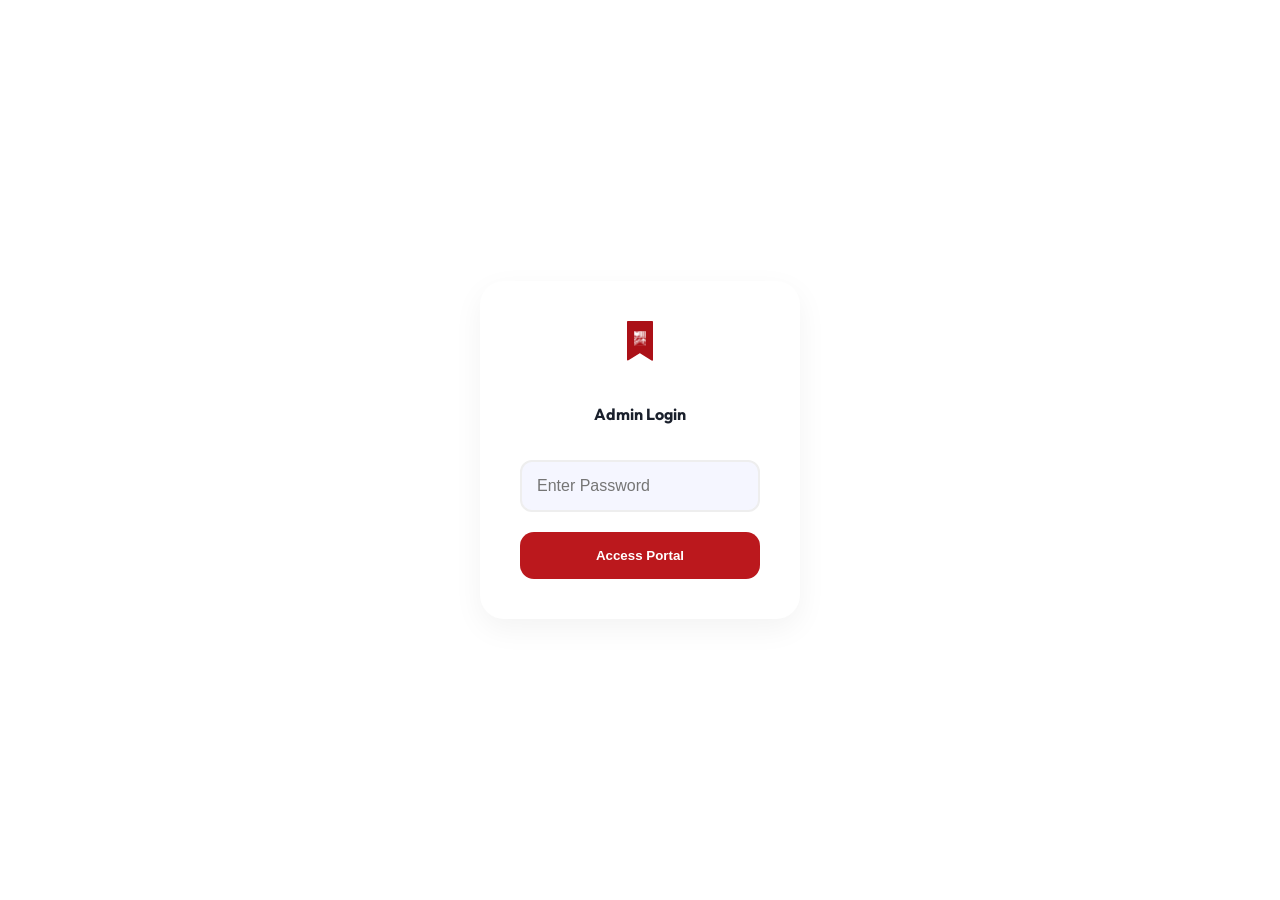
<file: admin.html>
<!DOCTYPE html>
<html lang="en">
<head>
    <meta charset="UTF-8">
    <meta name="viewport" content="width=device-width, initial-scale=1.0">
    <title>EzBac Admin | Content Management</title>
    <link rel="icon" type="image/png" href="ezbac-icon.png">
    <link rel="stylesheet" href="style.css">
    <link rel="preconnect" href="https://fonts.googleapis.com">
    <link rel="preconnect" href="https://fonts.gstatic.com" crossorigin>
    <link href="https://fonts.googleapis.com/css2?family=Outfit:wght@300;400;500;600;700&display=swap" rel="stylesheet">
    <style>
        :root {
            --primary: #BB181D;
            --primary-hover: #9a1418;
            --bg-light: #fefefe;
            --text-dark: #2D2D2D;
            --shadow-soft: 0 10px 30px rgba(0,0,0,0.05);
            --radius-main: 24px;
        }

        body {
            font-family: 'Outfit', sans-serif;
            background: #f8f9fa;
            margin: 0;
            color: var(--text-dark);
            min-height: 100vh;
        }

        /* Password Gate */
        #loginGate {
            position: fixed;
            top: 0; left: 0; width: 100%; height: 100%;
            background: #fff;
            z-index: 9999;
            display: flex;
            align-items: center;
            justify-content: center;
            flex-direction: column;
        }

        .login-card {
            background: white;
            padding: 40px;
            border-radius: var(--radius-main);
            box-shadow: var(--shadow-soft);
            text-align: center;
            width: 320px;
        }

        .login-card input {
            width: 100%;
            padding: 15px;
            margin: 20px 0;
            border: 2px solid #eee;
            border-radius: 12px;
            font-size: 16px;
            box-sizing: border-box;
        }

        /* Dashboard Styles */
        .admin-layout {
            display: grid;
            grid-template-columns: 280px 1fr;
            min-height: 100vh;
        }

        .admin-sidebar {
            background: white;
            padding: 40px 20px;
            border-right: 1px solid #eee;
            display: flex;
            flex-direction: column;
            gap: 15px;
        }

        .nav-btn, .nav-btn-exit {
            background: none;
            border: none;
            padding: 15px 20px;
            text-align: left;
            border-radius: 15px;
            cursor: pointer;
            font-family: inherit;
            font-weight: 500;
            color: #666;
            transition: 0.3s;
            width: 100%;
        }

        .nav-btn.active {
            background: #fff0f0;
            color: var(--primary);
        }

        .nav-btn:hover, .nav-btn-exit:hover {
            background: #fdfdfd;
            color: var(--primary);
        }

        .admin-main {
            padding: 40px;
            max-width: 1000px;
            margin: 0 auto;
            width: 100%;
        }

        .section-card {
            background: white;
            padding: 40px;
            border-radius: var(--radius-main);
            box-shadow: var(--shadow-soft);
            margin-bottom: 30px;
            animation: fadeIn 0.4s ease;
        }

        @keyframes fadeIn {
            from { opacity: 0; transform: translateY(10px); }
            to { opacity: 1; transform: translateY(0); }
        }

        .form-group {
            margin-bottom: 25px;
        }

        .form-group label {
            display: block;
            margin-bottom: 10px;
            font-weight: 600;
            font-size: 14px;
            color: #555;
        }

        .form-group input, .form-group select, .form-group textarea {
            width: 100%;
            padding: 14px;
            border: 2px solid #f0f0f0;
            border-radius: 12px;
            font-family: inherit;
            font-size: 15px;
            transition: 0.3s;
            box-sizing: border-box;
        }

        .form-group input:focus { border-color: var(--primary); outline: none; }

        .btn-save {
            background: var(--primary);
            color: white;
            border: none;
            padding: 16px 32px;
            border-radius: 14px;
            font-weight: 700;
            cursor: pointer;
            transition: 0.3s;
            width: 100%;
        }

        .btn-save:hover { background: var(--primary-hover); transform: translateY(-2px); }

        /* Data List View */
        .data-item {
            display: flex;
            justify-content: space-between;
            align-items: center;
            padding: 15px;
            border-bottom: 1px solid #eee;
        }

        .delete-btn {
            color: #BB181D;
            cursor: pointer;
            font-weight: bold;
            padding: 8px;
        }

        .hidden { display: none !important; }

        /* Toast Alert */
        #toast {
            position: fixed;
            bottom: 30px; left: 50%;
            transform: translateX(-50%);
            background: #333;
            color: white;
            padding: 15px 30px;
            border-radius: 50px;
            z-index: 10000;
            opacity: 0;
            transition: 0.3s;
        }
    </style>
</head>
<body>

    <!-- PASSWORD GATE -->
    <div id="loginGate">
        <div class="login-card">
            <img src="assets/images/logo.svg" style="height: 40px; margin-bottom: 20px;">
            <h2>Admin Login</h2>
            <input type="password" id="adminPass" placeholder="Enter Password">
            <button class="btn-save" onclick="checkAuth()">Access Portal</button>
        </div>
    </div>

    <!-- MAIN DASHBOARD -->
    <div class="admin-layout hidden" id="adminDashboard">
        
        <div class="admin-sidebar">
            <div style="padding: 0 20px; margin-bottom: 30px;">
                <img src="assets/images/logo.svg" style="height: 35px;">
                <p style="color: #999; font-size: 12px; margin-top: 5px;">EzBac CMS v2.0</p>
            </div>
            <button class="nav-btn active" data-target="add-quiz">➕ Add Quiz</button>
            <button class="nav-btn" data-target="add-flash">➕ Add Flashcard</button>
            <button class="nav-btn" data-target="add-resource">➕ Add Resource</button>
            <button class="nav-btn" data-target="view-data">📋 View Data</button>
            <button class="nav-btn" data-target="manage-users">👤 Manage Users</button>
            <hr style="width: 100%; border: none; border-top: 1px solid #eee; margin: 20px 0;">
            <button class="nav-btn-exit" onclick="location.href='home.html'">⬅ Exit Admin</button>
        </div>

        <div class="admin-main">
            
            <!-- SECTION: ADD QUIZ -->
            <div id="add-quiz" class="admin-section">
                <div class="section-card">
                    <h2>Add New Quiz <span id="edit-label-quiz" class="hidden" style="font-size: 14px; color: var(--primary); font-weight: normal; margin-left: 10px;">— Editing Mode</span></h2>
                    <form id="quizForm">
                        <div class="form-group">
                            <label>Subject</label>
                            <input type="text" id="q-subject" placeholder="e.g. History, Math, SVT..." required>
                        </div>
                        
                        <div id="questionsContainer">
                            <!-- Questions added here -->
                            <div class="question-entry" style="border: 1px solid #eee; padding: 20px; border-radius: 12px; margin-bottom: 20px;">
                                <div class="form-group">
                                    <label>Question 1</label>
                                    <textarea class="q-text" placeholder="Enter the question..." required></textarea>
                                </div>
                                <div style="display: grid; grid-template-columns: 1fr 1fr; gap: 10px;">
                                    <div class="form-group"><label>Opt 1</label><input type="text" class="q-opt1" required></div>
                                    <div class="form-group"><label>Opt 2</label><input type="text" class="q-opt2" required></div>
                                    <div class="form-group"><label>Opt 3</label><input type="text" class="q-opt3" required></div>
                                    <div class="form-group"><label>Opt 4</label><input type="text" class="q-opt4" required></div>
                                </div>
                                <div class="form-group">
                                    <label>Correct Answer (Exact match)</label>
                                    <input type="text" class="q-correct" required>
                                </div>
                            </div>
                        </div>

                        <button type="button" id="addQuestionBtn" style="background: #f1f5f9; color: #333; margin-bottom: 20px; padding: 12px; border-radius: 10px; font-weight: 600;" class="nav-btn">
                            + Add Another Question
                        </button>

                        <button type="submit" class="btn-save">Save Quiz Package</button>
                    </form>
                </div>
            </div>

            <!-- SECTION: ADD FLASHCARD -->
            <div id="add-flash" class="admin-section hidden">
                <div class="section-card">
                    <h2>Add New Flashcard <span id="edit-label-flash" class="hidden" style="font-size: 14px; color: var(--primary); font-weight: normal; margin-left: 10px;">— Editing Mode</span></h2>
                    <form id="flashForm">
                        <div class="form-group">
                            <label>Subject</label>
                            <input type="text" id="f-subject" placeholder="e.g. Physics" required>
                        </div>
                        <div id="flashcardsContainer">
                            <div class="flashcard-entry" style="border: 1px solid #eee; padding: 20px; border-radius: 12px; margin-bottom: 20px;">
                                <div class="form-group">
                                    <label>Front (Question)</label>
                                    <input type="text" class="f-question" required>
                                </div>
                                <div class="form-group">
                                    <label>Back (Answer)</label>
                                    <textarea class="f-answer" required></textarea>
                                </div>
                            </div>
                        </div>

                        <button type="button" id="addFlashBtn" style="background: #f1f5f9; color: #333; margin-bottom: 20px; padding: 12px; border-radius: 10px; font-weight: 600;" class="nav-btn">
                            + Add Another Flashcard
                        </button>

                        <button type="submit" class="btn-save">Save Flashcards</button>
                    </form>
                </div>
            </div>

            <!-- SECTION: ADD RESOURCE -->
            <div id="add-resource" class="admin-section hidden">
                <div class="section-card">
                    <h2>Add New Resource <span id="edit-label-res" class="hidden" style="font-size: 14px; color: var(--primary); font-weight: normal; margin-left: 10px;">— Editing Mode</span></h2>
                    <form id="resForm">
                        <div class="form-group">
                            <label>Subject</label>
                            <input type="text" id="r-subject" required>
                        </div>
                        <div class="form-group">
                            <label>Title</label>
                            <input type="text" id="r-title" required>
                        </div>
                        <div class="form-group">
                            <label>Type</label>
                            <select id="r-type">
                                <option value="drive">📂 Google Drive</option>
                                <option value="youtube">🎥 YouTube Video</option>
                            </select>
                        </div>
                        <div class="form-group">
                            <label>URL</label>
                            <input type="url" id="r-url" placeholder="https://..." required>
                        </div>
                        <button type="submit" class="btn-save">Save Resource</button>
                    </form>
                </div>
            </div>

            <!-- SECTION: MANAGE USERS -->
            <div id="manage-users" class="admin-section hidden">
                <div class="section-card">
                    <h2>User Account Management</h2>
                    <div id="userList" style="margin-top: 20px;">
                        <p style="color: #aaa;">Loading users...</p>
                    </div>
                </div>

                <!-- Edit User Modal-like Form (Simple) -->
                <div id="editUserSection" class="section-card hidden">
                    <h3>Edit User: <span id="editingUserName"></span></h3>
                    <form id="editUserForm">
                        <input type="hidden" id="editUserId">
                        <div class="form-group">
                            <label>Username</label>
                            <input type="text" id="editUserUsername" required>
                        </div>
                        <div class="form-group">
                            <label>Email</label>
                            <input type="email" id="editUserEmail" required>
                        </div>
                        <button type="submit" class="btn-save">Update User Account</button>
                        <button type="button" onclick="cancelUserEdit()" style="background: #eee; color: #333; margin-top: 10px;" class="btn-save">Cancel</button>
                    </form>
                </div>
            </div>

            <!-- SECTION: VIEW DATA -->
            <div id="view-data" class="admin-section hidden">
                <div class="section-card">
                    <h2>Live Content Monitor</h2>
                    <div style="margin-bottom: 20px;">
                        <button onclick="fetchListView('quizzes')">Quiz Data</button>
                        <button onclick="fetchListView('flashcards')">Flashcard Data</button>
                        <button onclick="fetchListView('resources')">Resources</button>
                    </div>
                    <div id="dataList">
                        <p style="color: #aaa;">Select a category above to view items.</p>
                    </div>
                </div>
            </div>

        </div>
    </div>

    <div id="toast">Saved Successfully!</div>

    <!-- BACKEND INTEGRATION -->
    <script>
        let isEditing = false;
        let editingId = null;
        let editingType = null;

        // AUTH CHECK
        window.checkAuth = async function() {
            const pass = document.getElementById("adminPass").value;
            const res = await fetch('api/auth.php', {
                method: 'POST',
                headers: { 'Content-Type': 'application/json' },
                body: JSON.stringify({ password: pass })
            });
            const data = await res.json();
            if (data.success) {
                document.getElementById("loginGate").classList.add("hidden");
                document.getElementById("adminDashboard").classList.remove("hidden");
            } else {
                alert(data.message || "Incorrect Password!");
            }
        };

        // NAV LOGIC
        document.querySelectorAll('.nav-btn').forEach(btn => {
            btn.onclick = () => {
                const target = btn.dataset.target;
                if(!target) return;
                
                document.querySelectorAll('.admin-section').forEach(s => s.classList.add('hidden'));
                document.querySelectorAll('.nav-btn').forEach(b => b.classList.remove('active'));
                
                document.getElementById(target).classList.remove('hidden');
                btn.classList.add('active');
            };
        });

        // TOAST LOGIC
        function showToast(msg = "Saved Successfully!") {
            const t = document.getElementById("toast");
            t.innerText = msg;
            t.style.opacity = "1";
            setTimeout(() => t.style.opacity = "0", 3000);
        }

        // ADD QUESTION FIELD
        function addQuestionField(data = null, count = null) {
            const container = document.getElementById("questionsContainer");
            const qCount = count || (container.children.length + 1);
            const qDiv = document.createElement("div");
            qDiv.className = "question-entry";
            qDiv.style = "border: 1px solid #eee; padding: 20px; border-radius: 12px; margin-bottom: 20px;";
            qDiv.innerHTML = `
                <div class="form-group">
                    <label>Question ${qCount}</label>
                    <textarea class="q-text" placeholder="Enter the question..." required>${data ? data.question : ""}</textarea>
                </div>
                <div style="display: grid; grid-template-columns: 1fr 1fr; gap: 10px;">
                    <div class="form-group"><label>Opt 1</label><input type="text" class="q-opt1" value="${data ? data.options[0] : ""}" required></div>
                    <div class="form-group"><label>Opt 2</label><input type="text" class="q-opt2" value="${data ? data.options[1] : ""}" required></div>
                    <div class="form-group"><label>Opt 3</label><input type="text" class="q-opt3" value="${data ? data.options[2] : ""}" required></div>
                    <div class="form-group"><label>Opt 4</label><input type="text" class="q-opt4" value="${data ? data.options[3] : ""}" required></div>
                </div>
                <div class="form-group">
                    <label>Correct Answer</label>
                    <input type="text" class="q-correct" value="${data ? data.correctAnswer : ""}" required>
                </div>
            `;
            container.appendChild(qDiv);
        }

        document.getElementById("addQuestionBtn").onclick = () => addQuestionField();

        // ADD FLASHCARD FIELD
        function addFlashcardField(data = null) {
            const container = document.getElementById("flashcardsContainer");
            const fDiv = document.createElement("div");
            fDiv.className = "flashcard-entry";
            fDiv.style = "border: 1px solid #eee; padding: 20px; border-radius: 12px; margin-bottom: 20px;";
            fDiv.innerHTML = `
                <div class="form-group">
                    <label>Front (Question)</label>
                    <input type="text" class="f-question" value="${data ? data.question : ""}" required>
                </div>
                <div class="form-group">
                    <label>Back (Answer)</label>
                    <textarea class="f-answer" required>${data ? data.answer : ""}</textarea>
                </div>
            `;
            container.appendChild(fDiv);
        }

        document.getElementById("addFlashBtn").onclick = () => addFlashcardField();

        // SAVE QUIZ
        document.getElementById("quizForm").onsubmit = async (e) => {
            e.preventDefault();
            const subject = document.getElementById("q-subject").value;
            const qEntries = document.querySelectorAll(".question-entry");
            
            const questions = [];
            qEntries.forEach(entry => {
                questions.push({
                    question: entry.querySelector(".q-text").value,
                    options: [
                        entry.querySelector(".q-opt1").value,
                        entry.querySelector(".q-opt2").value,
                        entry.querySelector(".q-opt3").value,
                        entry.querySelector(".q-opt4").value
                    ],
                    correctAnswer: entry.querySelector(".q-correct").value
                });
            });

            const data = {
                subject: subject,
                title: subject + " Quiz",
                questions: questions
            };
            if(isEditing && editingType === 'quizzes') data.id = editingId;
            
            try {
                const res = await fetch('api/quizzes.php', {
                    method: 'POST',
                    headers: { 'Content-Type': 'application/json' },
                    body: JSON.stringify(data)
                });
                const result = await res.json();
                if(result.success) {
                    showToast(isEditing ? "Quiz Updated!" : "Quiz Saved!");
                    e.target.reset();
                    document.getElementById("questionsContainer").innerHTML = "";
                    addQuestionField();
                    if (isEditing) {
                        fetchListView('quizzes');
                        resetEditState();
                    }
                }
            } catch (err) { alert("Error: " + err.message); }
        };

        // SAVE FLASHCARDS
        document.getElementById("flashForm").onsubmit = async (e) => {
            e.preventDefault();
            const subject = document.getElementById("f-subject").value;
            const fEntries = document.querySelectorAll(".flashcard-entry");
            
            try {
                for (const entry of fEntries) {
                    const data = {
                        subject: subject,
                        question: entry.querySelector(".f-question").value,
                        answer: entry.querySelector(".f-answer").value
                    };
                    if(isEditing && editingType === 'flashcards') data.id = editingId;

                    await fetch('api/flashcards.php', {
                        method: 'POST',
                        headers: { 'Content-Type': 'application/json' },
                        body: JSON.stringify(data)
                    });
                }
                showToast("Flashcards Saved!");
                e.target.reset();
                document.getElementById("flashcardsContainer").innerHTML = "";
                addFlashcardField();
                if (isEditing) {
                    fetchListView('flashcards');
                    resetEditState();
                }
            } catch (err) { alert("Error: " + err.message); }
        };

        // SAVE RESOURCE
        document.getElementById("resForm").onsubmit = async (e) => {
            e.preventDefault();
            const data = {
                subject: document.getElementById("r-subject").value,
                title: document.getElementById("r-title").value,
                type: document.getElementById("r-type").value,
                url: document.getElementById("r-url").value
            };
            if(isEditing && editingType === 'resources') data.id = editingId;
            
            try {
                const res = await fetch('api/resources.php', {
                    method: 'POST',
                    headers: { 'Content-Type': 'application/json' },
                    body: JSON.stringify(data)
                });
                const result = await res.json();
                if(result.success) {
                    showToast("Resource Saved!");
                    e.target.reset();
                    if (isEditing) {
                        fetchListView('resources');
                        resetEditState();
                    }
                }
            } catch (err) { alert("Error: " + err.message); }
        };

        // VIEW / DELETE DATA
        window.fetchListView = async (colName) => {
            const list = document.getElementById("dataList");
            list.innerHTML = "<p>Loading...</p>";
            
            try {
                const res = await fetch(`api/${colName}.php`);
                const data = await res.json();
                list.innerHTML = "";
                data.forEach((item) => {
                    const div = document.createElement("div");
                    div.className = "data-item";
                    div.id = `item-${item.id}`;
                    div.innerHTML = `
                        <span><strong>[${item.subject}]</strong> ${item.title || (item.question ? item.question.substring(0, 30) : 'Item')}</span>
                        <div style="display: flex; gap: 10px; align-items: center;">
                            <span class="edit-btn" style="color: #2D2D2D; cursor: pointer; font-weight: bold; background: #eee; padding: 5px 12px; border-radius: 8px;">Edit</span>
                            <span class="delete-btn" onclick="deleteItem('${colName}', '${item.id}')">✕ Delete</span>
                        </div>
                    `;
                    
                    const editBtn = div.querySelector(".edit-btn");
                    editBtn.onclick = async () => {
                        let itemData = item;
                        if(colName === 'quizzes') {
                            // Fetch full quiz with questions
                            const qRes = await fetch(`api/quizzes.php?subject=${item.subject}`);
                            const qData = await qRes.json();
                            itemData = qData[0];
                        }
                        startEdit(colName, item.id, itemData);
                    };
                    
                    list.appendChild(div);
                });
            } catch (err) { 
                list.innerHTML = "Error loading data."; 
            }
        };

        window.startEdit = (colName, id, itemData) => {
            resetEditState();
            isEditing = true;
            editingId = id;
            editingType = colName;

            let targetTab = '';
            if (colName === 'quizzes') targetTab = 'add-quiz';
            else if (colName === 'flashcards') targetTab = 'add-flash';
            else if (colName === 'resources') targetTab = 'add-resource';

            const tabBtn = document.querySelector(`.nav-btn[data-target="${targetTab}"]`);
            if (tabBtn) tabBtn.click();

            if (colName === 'quizzes') {
                document.getElementById("edit-label-quiz").classList.remove("hidden");
                document.getElementById("q-subject").value = itemData.subject;
                const container = document.getElementById("questionsContainer");
                container.innerHTML = "";
                itemData.questions.forEach((q, index) => addQuestionField(q, index + 1));
                document.querySelector("#quizForm .btn-save").innerText = "Update Quiz Package";
            } else if (colName === 'flashcards') {
                document.getElementById("edit-label-flash").classList.remove("hidden");
                document.getElementById("f-subject").value = itemData.subject;
                const container = document.getElementById("flashcardsContainer");
                container.innerHTML = "";
                addFlashcardField(itemData);
                document.querySelector("#flashForm .btn-save").innerText = "Update Flashcard";
                document.getElementById("addFlashBtn").classList.add("hidden");
            } else if (colName === 'resources') {
                document.getElementById("edit-label-res").classList.remove("hidden");
                document.getElementById("r-subject").value = itemData.subject;
                document.getElementById("r-title").value = itemData.title;
                document.getElementById("r-type").value = itemData.type;
                document.getElementById("r-url").value = itemData.url;
                document.querySelector("#resForm .btn-save").innerText = "Update Resource";
            }
        };

        function resetEditState() {
            isEditing = false;
            editingId = null;
            editingType = null;
            document.getElementById("edit-label-quiz").classList.add("hidden");
            document.getElementById("edit-label-flash").classList.add("hidden");
            document.getElementById("edit-label-res").classList.add("hidden");
            document.querySelector("#quizForm .btn-save").innerText = "Save Quiz Package";
            document.querySelector("#flashForm .btn-save").innerText = "Save Flashcard";
            document.querySelector("#resForm .btn-save").innerText = "Save Resource";
            document.getElementById("addFlashBtn").classList.remove("hidden");
            document.getElementById("addQuestionBtn").classList.remove("hidden");
        }

        window.deleteItem = async (colName, id) => {
            if(!confirm("Are you sure?")) return;
            try {
                await fetch(`api/${colName}.php?id=${id}`, { method: 'DELETE' });
                showToast("Deleted Successfully!");
                fetchListView(colName);
                if (isEditing && editingId === id) resetEditState();
            } catch (err) { alert("Error: " + err.message); }
        };

        // MANAGE USERS LOGIC
        async function fetchUsers() {
            const list = document.getElementById("userList");
            const res = await fetch('api/users.php');
            const users = await res.json();
            list.innerHTML = "";
            users.forEach(user => {
                const div = document.createElement("div");
                div.className = "data-item";
                div.innerHTML = `
                    <span><strong>${user.username}</strong> (${user.email}) - <em>${user.subject || 'N/A'}</em></span>
                    <div style="display: flex; gap: 10px;">
                        <button onclick='startEditUser(${JSON.stringify(user)})' style="padding: 5px 10px; border-radius: 8px; border: 1px solid #ccc; background: #fff; cursor: pointer;">Edit</button>
                        <button onclick="deleteUser(${user.id})" style="padding: 5px 10px; border-radius: 8px; border: 1px solid #ff4d4d; background: #fff; color: #ff4d4d; cursor: pointer;">Delete</button>
                    </div>
                `;
                list.appendChild(div);
            });
        }

        window.startEditUser = (user) => {
            document.getElementById("editUserSection").classList.remove("hidden");
            document.getElementById("editUserId").value = user.id;
            document.getElementById("editingUserName").innerText = user.username;
            document.getElementById("editUserUsername").value = user.username;
            document.getElementById("editUserEmail").value = user.email;
            window.scrollTo(0, document.body.scrollHeight);
        };

        window.cancelUserEdit = () => {
            document.getElementById("editUserSection").classList.add("hidden");
        };

        document.getElementById("editUserForm").onsubmit = async (e) => {
            e.preventDefault();
            const data = {
                id: document.getElementById("editUserId").value,
                username: document.getElementById("editUserUsername").value,
                email: document.getElementById("editUserEmail").value
            };
            const res = await fetch('api/users.php', {
                method: 'POST',
                headers: { 'Content-Type': 'application/json' },
                body: JSON.stringify(data)
            });
            if ((await res.json()).success) {
                showToast("User Updated!");
                cancelUserEdit();
                fetchUsers();
            }
        };

        window.deleteUser = async (id) => {
            if(!confirm("Delete this user account permanently?")) return;
            await fetch(`api/users.php?id=${id}`, { method: 'DELETE' });
            showToast("User Deleted!");
            fetchUsers();
        };

        // Load users when clicking the tab
        document.querySelector('[data-target="manage-users"]').addEventListener('click', fetchUsers);
    </script>

</body>
</html>
</file>
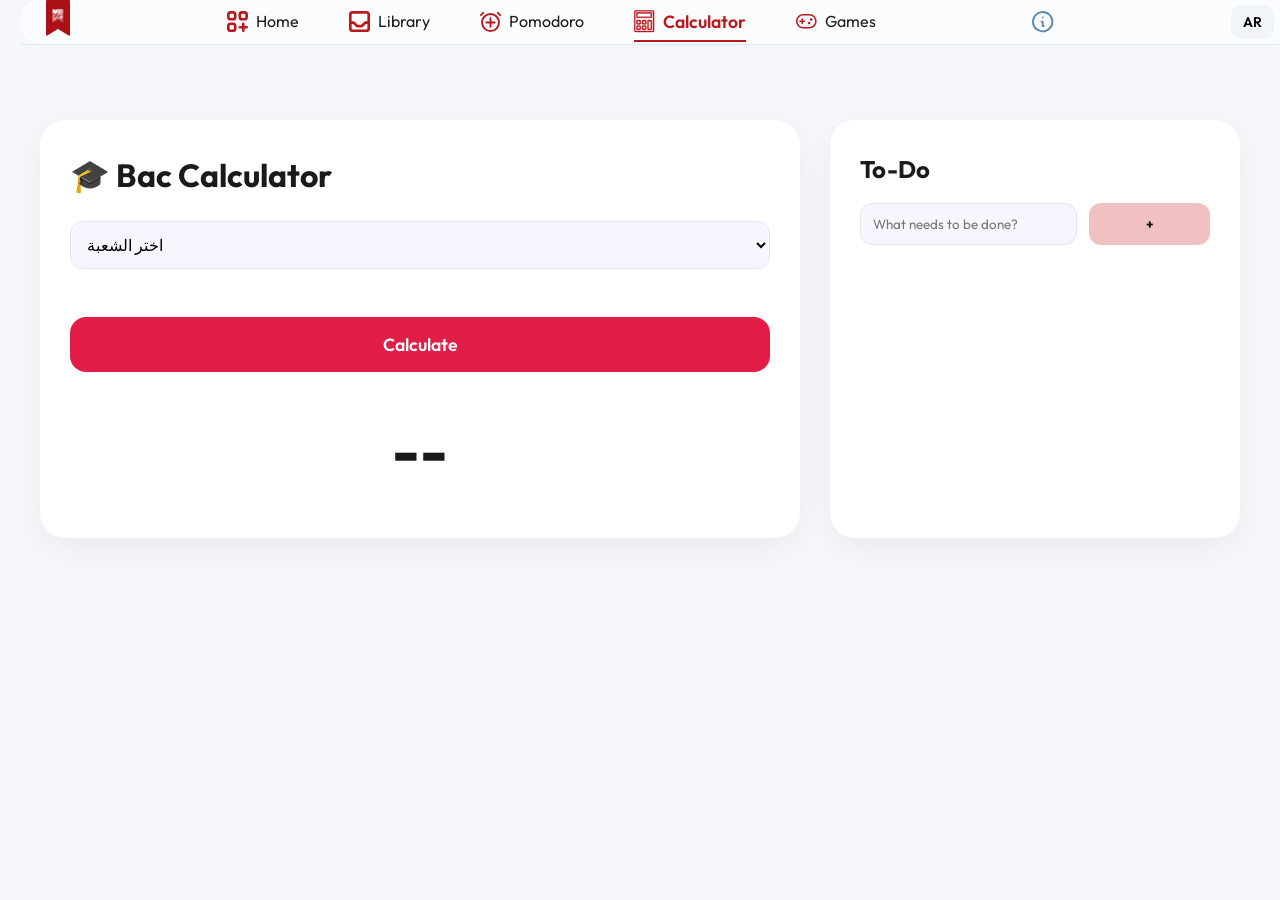
<file: calculator.html>
<!DOCTYPE html>
<html lang="en">
<head>
    <meta charset="UTF-8">
    <meta name="viewport" content="width=device-width, initial-scale=1.0">
    <title>EZ Bac - Bac Calculator | Calculate Your Average</title>
    <meta name="description" content="Free and accurate Bac average calculator for Algerian students (DZ). Supports all streams including Math, SVT, and Philosophy.">
    <meta name="keywords" content="حساب معدل البكالوريا, bac calculator dz, bac 2026 calculator, algeria education tools">
    
    <meta property="og:title" content="EZ Bac Calculator - Fast & Accurate">
    <meta property="og:description" content="Calculate your Bac DZ average in seconds with our precise tool.">
    <meta property="og:image" content="https://ez-bac.vercel.app/ezbac-icon.png">

    <link rel="icon" type="image/png" href="ezbac-icon.png">
    <link rel="stylesheet" href="style.css">
    <link rel="preconnect" href="https://fonts.googleapis.com">
    <link rel="preconnect" href="https://fonts.gstatic.com" crossorigin>
    <link href="https://fonts.googleapis.com/css2?family=Outfit:wght@300;400;500;600;700&display=swap" rel="stylesheet">
    <link rel="stylesheet" href="ux-enhancer.css">

    <style>
        * {
            margin: 0;
            padding: 0;
            box-sizing: border-box;
            font-family: 'Outfit', sans-serif;
        }

        body {
            background: #f6f7fb;
            padding-top: 120px;
            padding-left: 20px;
            padding-right: 20px;
        }

        @media (max-width: 768px) {
            body {
                padding-top: 20px;
            }
        }

        /* Layout */
        .calc-main-container {
            display: flex;
            gap: 30px;
            max-width: 1200px;
            margin: 0 auto;
        }

        /* Cards */
        .card,
        .side {
            background: white;
            border-radius: 25px;
            padding: 30px;
            box-shadow: 0 10px 30px rgba(0, 0, 0, 0.05);
        }

        .card {
            flex: 2;
        }

        .side {
            flex: 1;
        }

        /* Titles */
        h1 {
            font-size: 2rem;
            margin-bottom: 20px;
            color: #1a1a1a;
        }

        h2 {
            font-size: 1.5rem;
            margin-bottom: 15px;
            color: #1a1a1a;
        }

        /* Dropdown */
        select {
            padding: 12px;
            border-radius: 12px;
            border: 1px solid #e2e8f0;
            margin-bottom: 24px;
            width: 100%;
            font-size: 1rem;
            outline: none;
            transition: 0.3s;
        }

        select:focus {
            border-color: #e11d48;
        }

        /* Subjects */
        .subject {
            display: flex;
            justify-content: space-between;
            align-items: center;
            margin: 10px 0;
            padding: 14px 20px;
            background: #fafafa;
            border-radius: 14px;
            border: 1px solid transparent;
            transition: 0.3s;
        }

        .subject:hover {
            background: #ffffff;
            border-color: #f1f1f1;
            box-shadow: 0 4px 12px rgba(0, 0, 0, 0.03);
        }

        .subject input {
            width: 80px;
            padding: 8px;
            border-radius: 10px;
            border: 1px solid #e2e8f0;
            text-align: center;
            font-size: 1rem;
            outline: none;
            transition: 0.3s;
        }

        .subject input:focus {
            border-color: #e11d48;
            background: #fff;
        }

        /* Button */
        .calc-btn {
            width: 100%;
            margin-top: 24px;
            padding: 16px;
            border-radius: 16px;
            border: none;
            background: #e11d48;
            color: white;
            font-weight: 600;
            font-size: 1.1rem;
            cursor: pointer;
            transition: 0.3s;
        }

        .calc-btn:hover {
            background: #be123c;
            transform: translateY(-2px);
            box-shadow: 0 8px 20px rgba(225, 29, 72, 0.2);
        }

        /* Result */
        .result {
            margin-top: 30px;
            font-size: 60px;
            font-weight: 700;
            text-align: center;
            color: #1a1a1a;
        }

        /* Status */
        .status {
            margin-top: 10px;
            font-size: 28px;
            text-align: center;
            opacity: 0;
            font-weight: 600;
        }

        /* Success / Fail */
        .success {
            color: #16a34a;
            animation: pop 0.5s ease;
        }

        .fail {
            color: #dc2626;
            animation: shake 0.5s ease;
        }

        /* Animations */
        @keyframes pop {
            0% {
                transform: scale(0.5);
                opacity: 0;
            }

            70% {
                transform: scale(1.2);
            }

            100% {
                transform: scale(1);
                opacity: 1;
            }
        }

        @keyframes shake {
            0% {
                transform: translateX(0);
            }

            25% {
                transform: translateX(-6px);
            }

            50% {
                transform: translateX(6px);
            }

            75% {
                transform: translateX(-6px);
            }

            100% {
                transform: translateX(0);
            }
        }

        /* To-do */
        .todo-group {
            display: flex;
            gap: 12px;
            margin-bottom: 20px;
        }

        .todo-group input {
            flex: 1;
            padding: 12px;
            border-radius: 12px;
            border: 1px solid #e2e8f0;
            outline: none;
        }

        .todo-add-btn {
            padding: 0 16px;
            background: #f1c1c1;
            color: #111;
            border: none;
            border-radius: 12px;
            font-weight: bold;
            cursor: pointer;
            transition: 0.3s;
        }

        .todo-add-btn:hover {
            background: #e9a1a1;
        }

        @media (max-width: 900px) {
            .calc-content {
                flex-direction: column;
                padding: 15px;
            }
            .card, .side {
                width: 100%;
                flex: none;
            }
            .result {
                font-size: 40px;
            }
        }
    </style>
</head>

<body>
    <nav class="dashboard-navbar">
        <div class="dashboard-container">

            <!-- LOGO -->
            <div class="logo">
                <a href="home.html"><img src="assets/images/logo.svg" alt="logo"></a>
            </div>

            <!-- NAV LINKS -->
            <div class="dashboard-links">
                <a href="home.html" class="nav-item">
                    <img src="assets/icons/Home.svg">
                    <span data-key="home">Home</span>
                </a>

                <a href="library.html" class="nav-item">
                    <img src="assets/icons/Library.svg">
                    <span data-key="library">Library</span>
                </a>

                <a href="pomodoro.html" class="nav-item">
                    <img src="assets/icons/pomodoro.svg">
                    <span data-key="pomodoro">Pomodoro</span>
                </a>

                <a href="calculator.html" class="nav-item active">
                    <img src="assets/icons/calculator.svg">
                    <span data-key="calculator">Calculator</span>
                </a>

                <a href="games.html" class="nav-item">
                    <img src="assets/icons/games.svg">
                    <span>Games</span>
                </a>
            </div>

            <!-- RIGHT SIDE (SUPPORT ICON) -->
            <div class="nav-right">
                <img src="assets/icons/support.svg" class="support-icon">
            </div>

        </div>
    </nav>

    <div class="calc-main-container">

        <!-- MAIN CARD -->
        <div class="card">
            <h1>🎓 Bac Calculator</h1>

            <select id="stream" onchange="loadSubjects()">
                <option value="">اختر الشعبة</option>
                <option value="science">علوم تجريبية</option>
                <option value="math">رياضيات</option>
                <option value="literature">آداب وفلسفة</option>
                <option value="management">تسيير واقتصاد</option>
                <option value="languages">لغات أجنبية</option>
            </select>

            <div id="subjects"></div>

            <button class="calc-btn" data-key="calculate" onclick="calculate()">احسب المعدل</button>

            <div class="result" id="result">--</div>
            <div id="status" class="status"></div>
        </div>

        <!-- SIDE PANEL -->
        <div class="side">
            <h2>To-Do</h2>
            <div class="todo-group">
                <input placeholder="What needs to be done?">
                <button class="todo-add-btn">+</button>
            </div>
        </div>

    </div>

    <script>
        const streams = {
            science: [
                ["رياضيات", 5],
                ["علوم طبيعية", 6],
                ["فيزياء", 5],
                ["عربية", 3],
                ["فلسفة", 2],
                ["إسلامية", 2],
                ["تاريخ", 2],
                ["إنجليزية", 2],
                ["فرنسية", 2],
                ["رياضة", 1]
            ],
            math: [
                ["رياضيات", 7],
                ["فيزياء", 6],
                ["علوم", 2],
                ["عربية", 3],
                ["فلسفة", 2],
                ["إسلامية", 2],
                ["تاريخ", 2],
                ["إنجليزية", 2],
                ["فرنسية", 2],
                ["رياضة", 1]
            ],
            literature: [
                ["عربية", 6],
                ["فلسفة", 6],
                ["تاريخ", 4],
                ["إنجليزية", 3],
                ["فرنسية", 3],
                ["رياضيات", 2],
                ["إسلامية", 2],
                ["رياضة", 1]
            ],
            management: [
                ["محاسبة", 6],
                ["اقتصاد", 5],
                ["رياضيات", 5],
                ["عربية", 3],
                ["فلسفة", 2],
                ["إنجليزية", 2],
                ["فرنسية", 2],
                ["تاريخ", 2],
                ["إسلامية", 2],
                ["رياضة", 1]
            ],
            languages: [
                ["إنجليزية", 5],
                ["فرنسية", 5],
                ["لغة ثالثة", 4],
                ["عربية", 3],
                ["فلسفة", 2],
                ["تاريخ", 2],
                ["إسلامية", 2],
                ["رياضيات", 2],
                ["رياضة", 1]
            ]
        };

        function loadSubjects() {
            const stream = document.getElementById("stream").value;
            const container = document.getElementById("subjects");
            container.innerHTML = "";

            if (!streams[stream]) return;

            streams[stream].forEach(sub => {
                const div = document.createElement("div");
                div.className = "subject";

                div.innerHTML = `
            <span>${sub[0]} (معامل ${sub[1]})</span>
            <input type="number" step="0.01" placeholder="0-20">
        `;

                container.appendChild(div);
            });
        }

        function calculate() {
            const stream = document.getElementById("stream").value;
            const subjects = document.querySelectorAll(".subject");

            let total = 0;
            let coeffSum = 0;

            subjects.forEach((div, i) => {
                const grade = parseFloat(div.querySelector("input").value);
                const coeff = streams[stream][i][1];

                if (!isNaN(grade)) {
                    total += grade * coeff;
                    coeffSum += coeff;
                }
            });

            if (coeffSum === 0) return;

            const avg = (total / coeffSum).toFixed(2);
            document.getElementById("result").innerText = avg;

            const status = document.getElementById("status");
            status.className = "status";

            const lang = localStorage.getItem("ezbac_lang") || "en";
            
            if (avg >= 10) {
                status.innerText = (lang === "en") ? "🎉 Passed" : "🎉 ناجح";
                status.classList.add("success");
                status.classList.add("correct-feedback"); // Trigger animation
            } else {
                status.innerText = (lang === "en") ? "❌ Failed" : "❌ راسب";
                status.classList.add("fail");
                status.classList.add("wrong-feedback"); // Trigger animation
            }

            status.style.opacity = "1";
        }
    </script>
    <script src="ux-enhancer.js"></script>

</body>

</html>
</file>
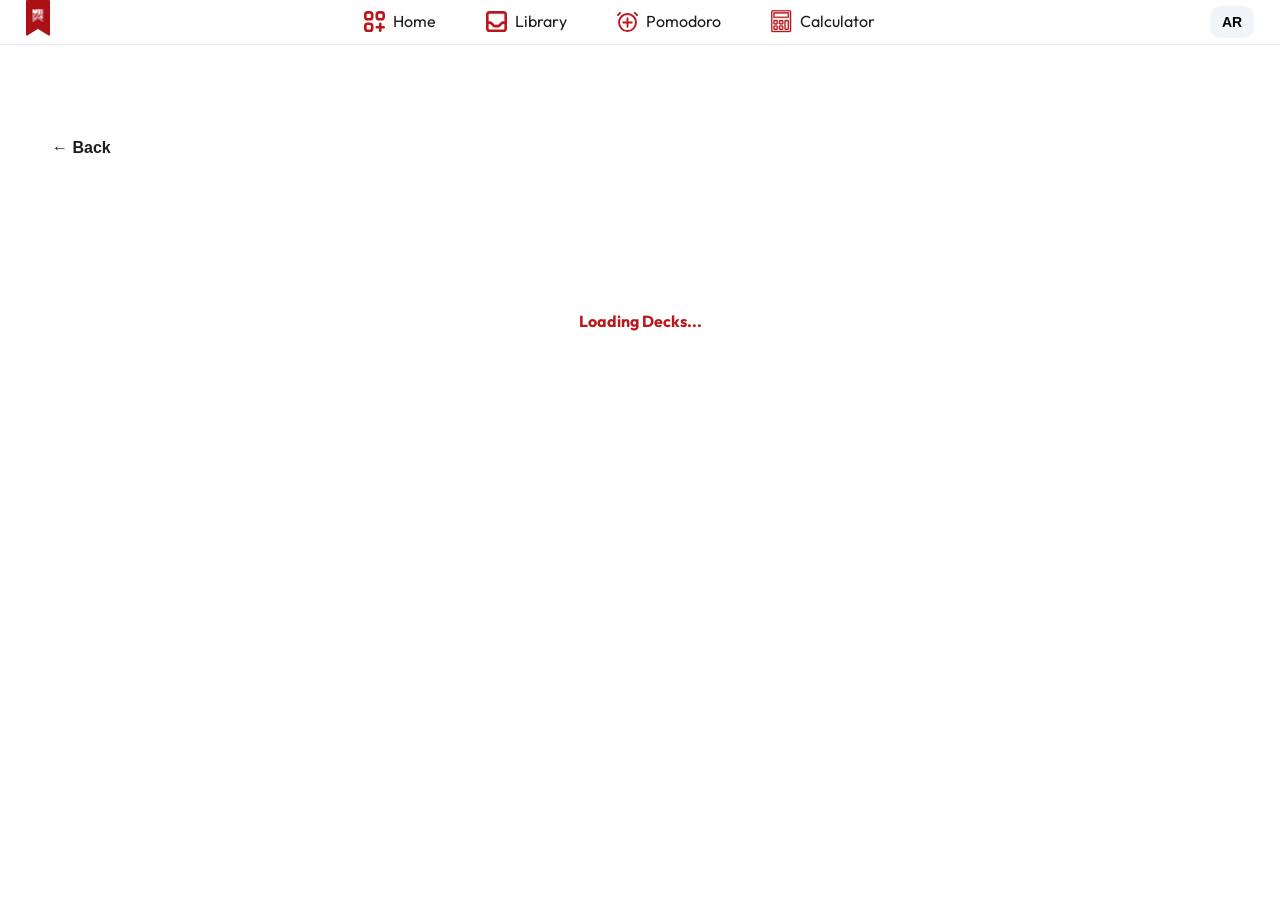
<file: flashcard.html>
<!DOCTYPE html>
<html lang="en">
<head>
    <meta charset="UTF-8">
    <meta name="viewport" content="width=device-width, initial-scale=1.0">
    <title>EZ Bac - Flashcards | Memorize Faster</title>
    <meta name="description" content="Interactive flashcards for Bac key concepts. Flip, learn, and master your subjects with EZ Bac.">
    <meta property="og:title" content="EZ Bac Flashcards - Learn Efficiently">
    
    <link rel="icon" type="image/png" href="ezbac-icon.png">
    <link rel="stylesheet" href="style.css">
    <link rel="preconnect" href="https://fonts.googleapis.com">
    <link rel="preconnect" href="https://fonts.gstatic.com" crossorigin>
    <link href="https://fonts.googleapis.com/css2?family=Outfit:wght@300;400;500;600;700&display=swap" rel="stylesheet">
    <link rel="stylesheet" href="ux-enhancer.css">
    <style>
        .flash-card-outer {
            perspective: 1000px;
            width: 100%;
            height: 300px;
            cursor: pointer;
            margin-top: 40px;
        }

        .flash-card-inner {
            position: relative;
            width: 100%;
            height: 100%;
            text-align: center;
            transition: transform 0.6s cubic-bezier(0.4, 0, 0.2, 1);
            transform-style: preserve-3d;
            box-shadow: 0 10px 40px rgba(0,0,0,0.1);
            border-radius: 30px;
        }

        .flash-card-outer.flipped .flash-card-inner {
            transform: rotateY(180deg);
        }

        .flash-front, .flash-back {
            position: absolute;
            width: 100%;
            height: 100%;
            backface-visibility: hidden;
            display: flex;
            align-items: center;
            justify-content: center;
            padding: 40px;
            box-sizing: border-box;
            border-radius: 30px;
            background: white;
        }

        .flash-back {
            transform: rotateY(180deg);
            color: #BB181D;
        }

        .nav-controls {
            display: flex;
            justify-content: center;
            gap: 20px;
            margin-top: 40px;
        }

        .nav-btn {
            background: #eee;
            border: none;
            padding: 10px 25px;
            border-radius: 12px;
            cursor: pointer;
            font-weight: 600;
        }

        .nav-btn:hover { background: #ddd; }
    </style>
</head>
<body>

 <nav class="dashboard-navbar">
  <div class="dashboard-container">
    <div class="logo">
      <a href="home.html"><img src="assets/images/logo.svg" alt="logo"></a>
    </div>
    <div class="dashboard-links">
      <a href="home.html" class="nav-item">
        <img src="assets/icons/Home.svg">
        <span>Home</span>
      </a>
      <a href="library.html" class="nav-item">
        <img src="assets/icons/Library.svg">
        <span>Library</span>
      </a>
      <a href="pomodoro.html" class="nav-item">
        <img src="assets/icons/pomodoro.svg">
        <span>Pomodoro</span>
      </a>
      <a href="calculator.html" class="nav-item">
        <img src="assets/icons/calculator.svg">
        <span data-key="calculator">Calculator</span>
      </a>
    </div>
  </div>
</nav>

<div class="flash-page">
  <div class="flash-header">
    <button class="return-btn" onclick="window.location.href='home.html'"><h5>← Back</h5></button>
  </div>

  <div id="loading" style="text-align: center; padding: 100px;">
      <h2 style="color: #BB181D;">Loading Decks...</h2>
  </div>

  <div class="flash-container hidden" id="flashMain">
    <div class="flash-info">
      <h4 class="flash-title" id="subjectTag">Subject</h4>
      <p class="flash-description" id="progressIndicator">Card 1 / 10</p>
    </div>

    <div class="flash-content-box" style="box-shadow: none; background: transparent; padding: 0;">
      
      <div class="flash-card-outer" id="cardOuter" onclick="this.classList.toggle('flipped')">
          <div class="flash-card-inner">
              <div class="flash-front">
                  <h2 id="questionText">Question</h2>
              </div>
              <div class="flash-back">
                  <h3 id="answerText">Answer</h3>
              </div>
          </div>
      </div>

      <div class="nav-controls">
          <button class="nav-btn" onclick="prevCard()">Previous</button>
          <button class="nav-btn" onclick="nextCard()">Next</button>
      </div>

    </div>
</div>

<script>
    let cards = [];
    let currentIndex = 0;
    const selectedSubject = localStorage.getItem("selectedFlashSubject") || "Physics";

    async function initFlash() {
        try {
            const res = await fetch(`api/flashcards.php?subject=${selectedSubject}`);
            cards = await res.json();

            if(!cards || cards.length === 0) {
                document.getElementById("loading").innerHTML = `<h2>No cards for ${selectedSubject}</h2>`;
                return;
            }

            document.getElementById("loading").classList.add("hidden");
            document.getElementById("flashMain").classList.remove("hidden");
            document.getElementById("subjectTag").innerText = selectedSubject;
            updateCard();
        } catch (err) { alert(err.message); }
    }

    window.updateCard = function() {
        if(cards.length === 0) return;
        
        document.getElementById("cardOuter").classList.remove("flipped");
        document.getElementById("progressIndicator").innerText = `Card ${currentIndex + 1} / ${cards.length}`;
        
        setTimeout(() => {
            document.getElementById("questionText").innerText = cards[currentIndex].question;
            document.getElementById("answerText").innerText = cards[currentIndex].answer;
        }, 150);
    }

    window.nextCard = function() {
        if(currentIndex < cards.length - 1) {
            currentIndex++;
            updateCard();
        }
    }

    window.prevCard = function() {
        if(currentIndex > 0) {
            currentIndex--;
            updateCard();
        }
    }

    initFlash();
</script>
<script src="ux-enhancer.js"></script>
</body>
</html>
</file>
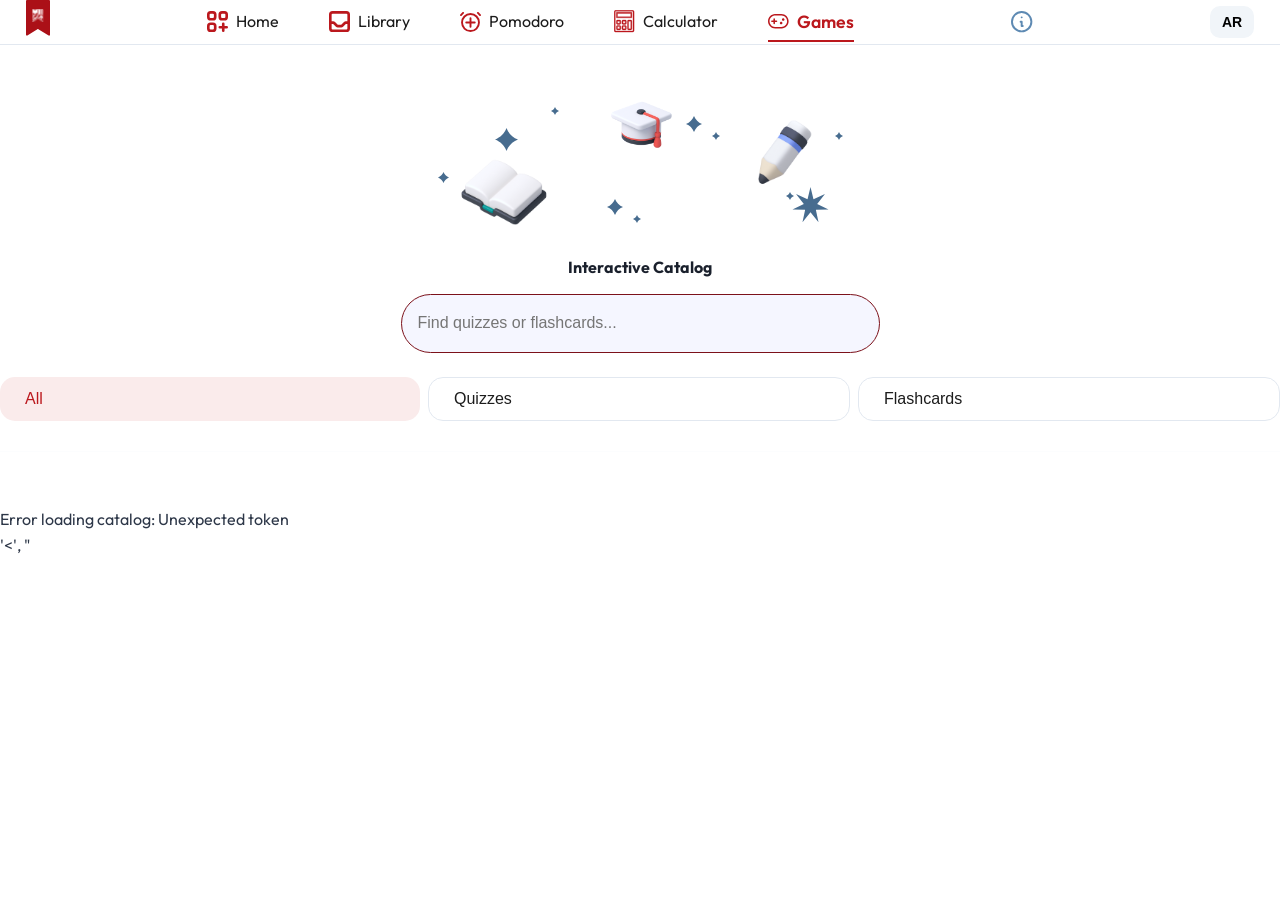
<file: games.html>
<!DOCTYPE html>
<html lang="en">

<head>
  <meta charset="UTF-8">
  <meta name="viewport" content="width=device-width, initial-scale=1.0">
  <title>EZ Bac - Courses | Subject Catalog</title>
  <meta name="description"
    content="Explore Bac subjects and preparation modules. From Math to Philosophy, find the courses you need to excel with EZ Bac.">
  <link rel="icon" type="image/png" href="ezbac-icon.png">
  <link rel="stylesheet" href="style.css">
  <link rel="stylesheet" href="ux-enhancer.css">
  <link rel="preconnect" href="https://fonts.googleapis.com">
  <link rel="preconnect" href="https://fonts.gstatic.com" crossorigin>
  <link href="https://fonts.googleapis.com/css2?family=Outfit:wght@300;400;500;600;700&display=swap" rel="stylesheet">
</head>

<body>

  <nav class="dashboard-navbar">
    <div class="dashboard-container">

      <!-- LOGO -->
      <div class="logo">
        <a href="home.html"><img src="assets/images/logo.svg" alt="EzBac Logo"></a>
      </div>

      <!-- NAV LINKS -->
      <div class="dashboard-links">
        <a href="home.html" class="nav-item">
          <img src="assets/icons/Home.svg">
          <span>Home</span>
        </a>

        <a href="library.html" class="nav-item">
          <img src="assets/icons/Library.svg">
          <span>Library</span>
        </a>

        <a href="pomodoro.html" class="nav-item">
          <img src="assets/icons/pomodoro.svg">
          <span>Pomodoro</span>
        </a>

        <a href="calculator.html" class="nav-item">
          <img src="assets/icons/calculator.svg">
          <span>Calculator</span>
        </a>

        <a href="games.html" class="nav-item active">
          <img src="assets/icons/games.svg">
          <span>Games</span>
        </a>
      </div>

      <!-- RIGHT SIDE (SUPPORT ICON) -->
      <div class="nav-right">
        <img src="assets/icons/support.svg" class="support-icon">
      </div>

    </div>
  </nav>

  <section class="courses-header">
    <img src="assets/images/illustration.svg" alt="Illustration" class="header-illustration">
    <h2>Interactive Catalog</h2>
    <div class="course-search-bar">
      <input type="text" id="courseSearch" placeholder="Find quizzes or flashcards..." onkeyup="filterBySearch()">
    </div>
  </section>

  <div class="filter-buttons">
    <button class="filter-btn active" data-filter="all">All</button>
    <button class="filter-btn" data-filter="quiz">Quizzes</button>
    <button class="filter-btn" data-filter="flashcard">Flashcards</button>
  </div>

  <hr style="opacity: 0.1; margin: 30px 0;">

  <div class="courses-container" id="coursesContainer">
    <!-- Dynamic Subjects will load here -->
    <p id="loadingMsg" style="text-align: center; width: 100%; padding: 100px;">Fetching academic catalog...</p>
  </div>

  <script>
    const container = document.getElementById("coursesContainer");

    async function loadDynamicCatalog() {
      try {
        const uniqueEntries = new Set();

        // Fetch Quizzes
        const quizRes = await fetch('api/quizzes.php');
        const quizzes = await quizRes.json();
        quizzes.forEach(q => uniqueEntries.add(`${q.subject}|quiz`));

        // Fetch Flashcards
        const flashRes = await fetch('api/flashcards.php');
        const flashcards = await flashRes.json();
        flashcards.forEach(f => uniqueEntries.add(`${f.subject}|flashcard`));

        // Fetch Resources
        const resRes = await fetch('api/resources.php');
        const resources = await resRes.json();
        resources.forEach(r => uniqueEntries.add(`${r.subject}|resource`));

        container.innerHTML = "";

        if (uniqueEntries.size === 0) {
          container.innerHTML = `<p style="text-align:center; width:100%; padding:50px;">The catalog is empty. Add content from the Admin Dashboard!</p>`;
          return;
        }

        uniqueEntries.forEach(entry => {
          const [subject, type] = entry.split('|');
          renderCard({ subject, type });
        });

      } catch (err) {
        container.innerHTML = `<p>Error loading catalog: ${err.message}</p>`;
      }
    }

    function renderCard(item) {
      const card = document.createElement("div");
      card.className = "course-card";
      card.onclick = () => openSubject(item.subject, item.type);

      let icon = 'assets/icons/book.svg';
      if (item.type === 'quiz') icon = 'assets/icons/tests.svg';
      else if (item.type === 'flashcard') icon = 'assets/icons/flashcards.svg';
      else if (item.type === 'resource') icon = 'assets/icons/Library.svg';

      card.innerHTML = `
            <div class="card-top-icon"><img src="${icon}"></div>
            <div class="card-tags">
                <span class="tag">${item.type}</span>
                <span class="tag">${item.subject}</span>
            </div>
            <h4 class="card-title">${item.subject} ${item.type === 'quiz' ? 'Assessment' :
          item.type === 'flashcard' ? 'Flashcards' : 'Managed Resources'
        }</h4>
        `;
      container.appendChild(card);
    }

    window.openSubject = function (subject, type) {
      if (type === 'quiz') {
        localStorage.setItem("selectedQuizSubject", subject);
        window.location.href = 'quiz.html';
      } else if (type === 'flashcard') {
        localStorage.setItem("selectedFlashSubject", subject);
        window.location.href = 'flashcard.html';
      } else {
        window.location.href = 'library.html';
      }
    }

    document.querySelectorAll('.filter-btn').forEach(btn => {
      btn.onclick = () => {
        document.querySelectorAll('.filter-btn').forEach(b => b.classList.remove('active'));
        btn.classList.add('active');
        const filter = btn.dataset.filter;
        document.querySelectorAll(".course-card").forEach(card => {
          const typeTag = card.querySelector(".tag").innerText;
          card.style.display = (filter === 'all' || typeTag === filter) ? "flex" : "none";
        });
      };
    });

    window.onload = () => {
      loadDynamicCatalog();
    };
  </script>
  <script src="ux-enhancer.js"></script>
</body>

</html>
</file>
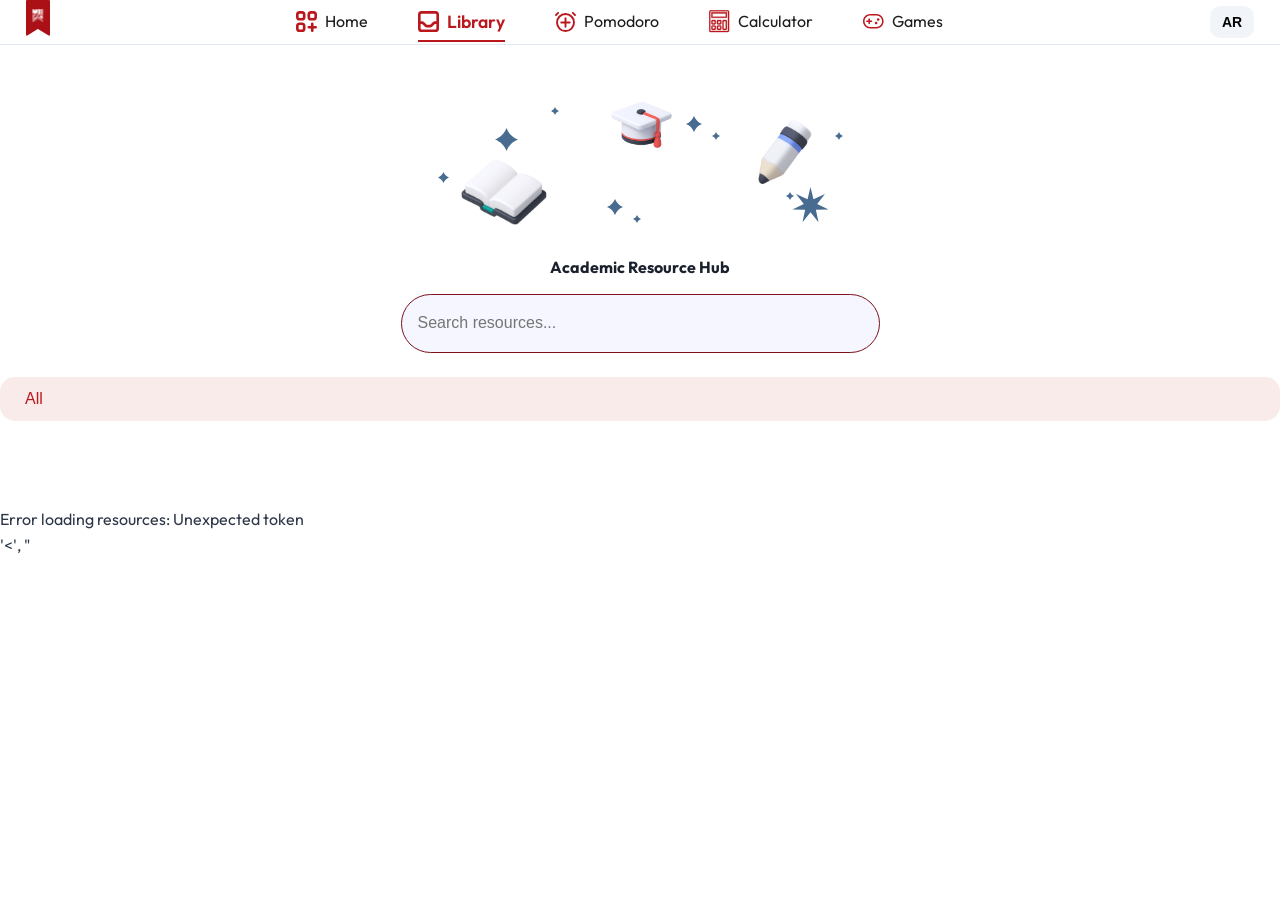
<file: library.html>
<!DOCTYPE html>
<html lang="en">
<head>
    <meta charset="UTF-8">
    <meta name="viewport" content="width=device-width, initial-scale=1.0">
    <title>EZ Bac - Library | Free Study Resources</title>
    <meta name="description" content="Download summaries, PDF lessons, and previous exams for the Algerian Bac. A comprehensive library of free educational resources.">
    <meta property="og:title" content="EZ Bac Library - Summaries & PDFs">
    
    <link rel="icon" type="image/png" href="ezbac-icon.png">
    <link rel="stylesheet" href="style.css">
    <link rel="preconnect" href="https://fonts.googleapis.com">
    <link rel="preconnect" href="https://fonts.gstatic.com" crossorigin>
    <link href="https://fonts.googleapis.com/css2?family=Outfit:wght@300;400;500;600;700&display=swap" rel="stylesheet">
    <link rel="stylesheet" href="ux-enhancer.css">
</head>
<body style="font-family: 'Outfit', sans-serif;">

<nav class="dashboard-navbar">
  <div class="dashboard-container">
    <div class="logo">
      <a href="home.html"><img src="assets/images/logo.svg" alt="logo"></a>
    </div>
    <div class="dashboard-links">
      <a href="home.html" class="nav-item">
        <img src="assets/icons/Home.svg">
        <span>Home</span>
      </a>
      <a href="library.html" class="nav-item active">
        <img src="assets/icons/Library.svg">
        <span>Library</span>
      </a>
      <a href="pomodoro.html" class="nav-item">
        <img src="assets/icons/pomodoro.svg">
        <span>Pomodoro</span>
      </a>
      <a href="calculator.html" class="nav-item">
        <img src="assets/icons/calculator.svg">
        <span data-key="calculator">Calculator</span>
      </a>

      <a href="games.html" class="nav-item">
        <img src="assets/icons/games.svg">
        <span>Games</span>
      </a>
    </div>
  </div>
</nav>

<section class="courses-header">
    <img src="assets/images/illustration.svg" alt="Illustration" class="header-illustration">
    <h2>Academic Resource Hub</h2>
    <div class="course-search-bar">
      <input type="text" id="libSearch" placeholder="Search resources..." onkeyup="filterLib()">
    </div>
</section>

<div class="filter-buttons" id="libFilters">
  <button class="filter-btn active" data-subject="all">All</button>
  <!-- Dynamic buttons -->
</div>

<hr style="opacity: 0.1; margin: 30px 0;">

<div class="courses-container" id="resourceContainer">
    <!-- Dynamic Resources -->
    <p id="loadingMsg" style="text-align: center; width: 100%; padding: 50px;">Fetching resources...</p>
</div>

<script>
    const container = document.getElementById("resourceContainer");
    let allResources = [];

    async function loadResources() {
        try {
            const res = await fetch('api/resources.php');
            allResources = await res.json();
            
            const subjects = new Set();
            allResources.forEach(item => {
                subjects.add(item.subject);
            });

            renderFilters(subjects);
            renderResources(allResources);
        } catch (err) {
            container.innerHTML = `<p>Error loading resources: ${err.message}</p>`;
        }
    }

    function renderResources(data) {
        container.innerHTML = "";
        if(!data || data.length === 0) {
            container.innerHTML = `<p style="text-align:center; width:100%;">No resources found.</p>`;
            return;
        }

        data.forEach(res => {
            const card = document.createElement("div");
            card.className = "course-card res-card";
            card.style.display = "flex";
            card.style.flexDirection = "column";
            card.style.justifyContent = "space-between";
            card.style.padding = "25px";

            const icon = res.type === "drive" ? "📂" : "🎥";
            
            card.innerHTML = `
                <div>
                    <div style="font-size: 40px; margin-bottom: 15px;">${icon}</div>
                    <span class="tag" style="background: ${res.type === 'drive' ? '#e3f2fd' : '#fff0f0'}; color: ${res.type === 'drive' ? '#1e88e5' : '#BB181D'};">
                        ${res.subject}
                    </span>
                    <h4 style="margin: 15px 0;">${res.title}</h4>
                </div>
                <button onclick="window.open('${res.url}', '_blank')" class="btn-primary" style="margin-top: 10px; width: 100%; padding: 10px;">
                    Open Resource
                </button>
            `;
            container.appendChild(card);
        });
    }

    function renderFilters(subjects) {
        const filterContainer = document.getElementById("libFilters");
        subjects.forEach(sub => {
            const btn = document.createElement("button");
            btn.className = "filter-btn";
            btn.dataset.subject = sub;
            btn.innerText = sub;
            btn.onclick = () => {
                document.querySelectorAll('.filter-btn').forEach(b => b.classList.remove('active'));
                btn.classList.add('active');
                const filtered = allResources.filter(r => r.subject === sub);
                renderResources(filtered);
            };
            filterContainer.appendChild(btn);
        });
        
        document.querySelector('.filter-btn[data-subject="all"]').onclick = (e) => {
            document.querySelectorAll('.filter-btn').forEach(b => b.classList.remove('active'));
            e.target.classList.add('active');
            renderResources(allResources);
        };
    }

    window.filterLib = () => {
        const query = document.getElementById("libSearch").value.toLowerCase();
        const filtered = allResources.filter(r => 
            r.title.toLowerCase().includes(query) || 
            r.subject.toLowerCase().includes(query)
        );
        renderResources(filtered);
    }

    loadResources();
</script>
<script src="ux-enhancer.js"></script>
</body>
</html>
</file>
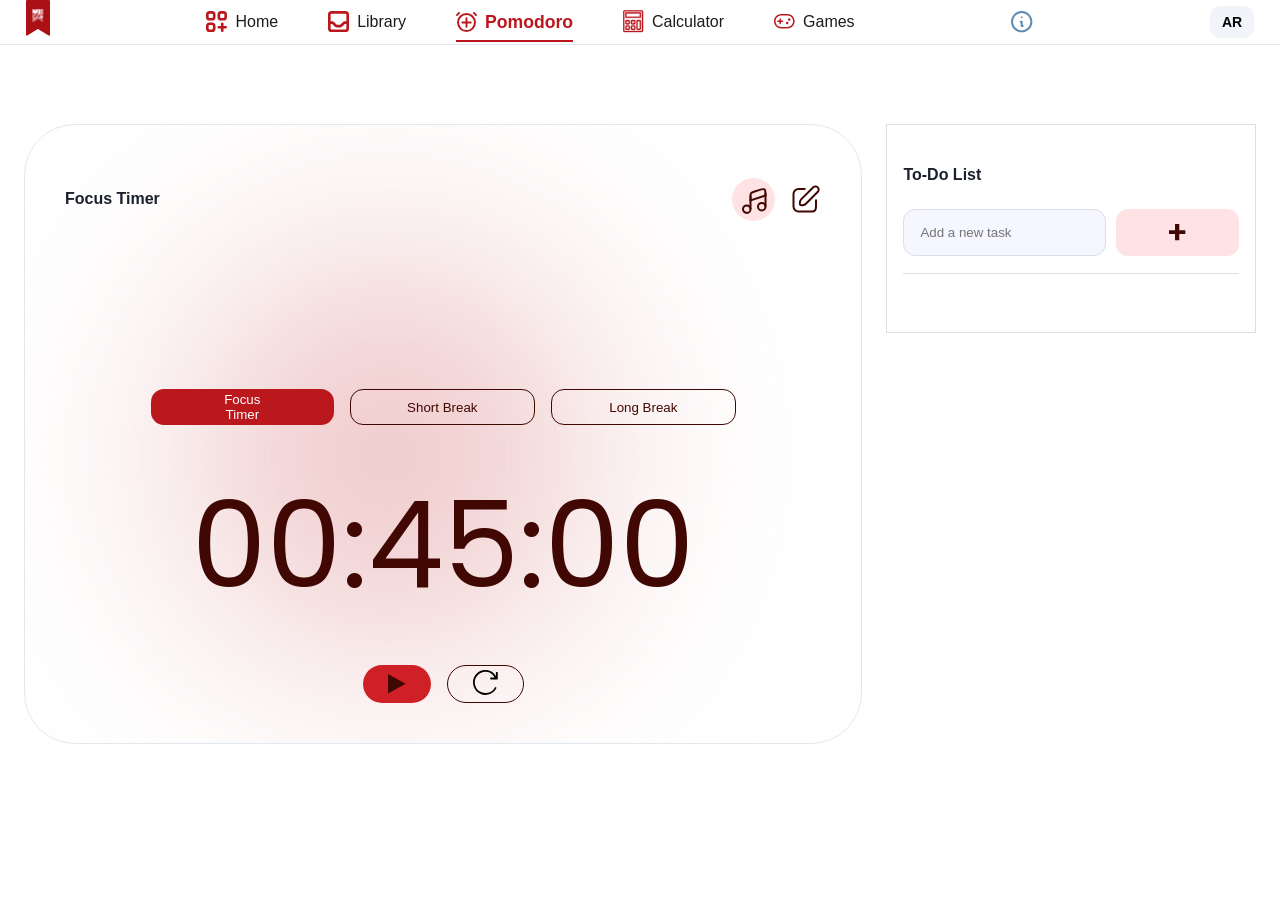
<file: pomodoro.html>
<!DOCTYPE html>
<html lang="en">
<head>
    <meta charset="UTF-8">
    <meta name="viewport" content="width=device-width, initial-scale=1.0">
    <title>EZ Bac - Pomodoro Timer | Focus & Study</title>
    <meta name="description" content="Boost your study productivity with our specialized Bac Pomodoro timer. Optimized for long study sessions and exam preparation.">
    <link rel="icon" type="image/png" href="ezbac-icon.png">
    <link rel="stylesheet" href="style.css">
     <link rel="stylesheet" href="ux-enhancer.css">
</head>
<body>
     <nav class="dashboard-navbar">
  <div class="dashboard-container">

    <!-- LOGO -->
    <div class="logo">
      <a href="home.html"><img src="assets/images/logo.svg" alt="logo"></a>
    </div>

    <!-- NAV LINKS -->
    <div class="dashboard-links">
      <a href="home.html" class="nav-item">
        <img src="assets/icons/Home.svg">
        <span data-key="home">Home</span>
      </a>

      <a href="library.html" class="nav-item">
        <img src="assets/icons/Library.svg">
        <span data-key="library">Library</span>
      </a>

      <a href="pomodoro.html" class="nav-item active">
        <img src="assets/icons/pomodoro.svg">
        <span data-key="pomodoro">Pomodoro</span>
      </a>

      <a href="calculator.html" class="nav-item">
        <img src="assets/icons/calculator.svg">
        <span data-key="calculator">Calculator</span>
      </a>

      <a href="games.html" class="nav-item">
        <img src="assets/icons/games.svg">
        <span>Games</span>
      </a>
    </div>

    <!-- RIGHT SIDE (SUPPORT ICON) -->
    <div class="nav-right">
      <img src="assets/icons/support.svg" class="support-icon">
    </div>

  </div>
</nav>

<div class="pomodoro-container">


  <!-- RIGHT (70%) -->
  <div class="pomodoro-right">
   

    <div class="timer-box">
    <img src="assets/images/timerBG.svg" class="timer-bg">

      <!-- HEADER -->
      <div class="timer-header">
        <h4 data-key="focus-timer">Focus Timer</h4>

        <div class="timer-actions">
          <button class="audio-btn">
            <img src="assets/icons/sound.svg">
          </button>

          <img src="assets/icons/edit.svg" class="edit-icon">
        </div>
      </div>

      <!-- MODES -->
      <div class="timer-modes">
        <button class="mode-btn active" data-time="00:45:00" data-key="focus-timer">Focus</button>
        <button class="mode-btn" data-time="00:15:00" data-key="short-break">Short Break</button>
        <button class="mode-btn" data-time="00:35:00" data-key="long-break">Long Break</button>
      </div>

      <!-- TIME -->
      <div class="timer-display" id="timerDisplay">
        00:45:00
      </div>

      <!-- ACTIONS -->
      <div class="timer-controls">
        <button class="play-btn">
          <img src="assets/icons/play.svg">
        </button>

        <button class="reset-btn">
          <img src="assets/icons/reset.svg">
        </button>
      </div>

    </div>

  </div>

  
  <!-- LEFT (30%) -->
  <div class="pomodoro-left">
    <div class="custom-timers">

  <!-- HEADER -->
  <div class="timers-header">
    <h4 data-key="todo-list">To-Do List</h4>
  </div>

  <div class="todo-input-group">
    <input type="text" id="todoInput" data-key="add-task" placeholder="What needs to be done?">
    <button class="add-todo-btn" id="addTodoBtn">
      <img src="assets/icons/add.svg">
    </button>
  </div>

  <hr>

  <!-- TODO LIST -->
  <div class="todo-list" id="todoList"></div>

</div>
  </div>

</div>



<!----------------------js functions-------------------------------------------------------->

<script src="ux-enhancer.js"></script>
<script>
// ================= STATE =================
let currentTime = 45 * 60;
let timerInterval = null;
let isRunning = false;

let currentTimer = {
  name: "Focus Timer",
  duration: 45 * 60
};

// --- TODO STATE ---
window.currentTodos = [];

async function fetchTodos() {
    const res = await fetch('api/todos.php');
    window.currentTodos = await res.json();
    renderTodos();
}

function renderTodos() {
  if (!todoList) return;
  todoList.innerHTML = "";
  window.currentTodos.forEach((todo) => {
    const isCompleted = parseInt(todo.is_completed);
    const item = document.createElement("div");
    item.className = `todo-item ${isCompleted ? 'completed' : ''}`;
    
    item.innerHTML = `
      <div class="checkbox" onclick="window.toggleTodo(${todo.id}, ${isCompleted ? 0 : 1})">${isCompleted ? '✓' : ''}</div>
      <div class="todo-content">
        <h3>${todo.task_text}</h3>
        <p>${todo.task_date || 'Today'}</p>
      </div>
      <div class="delete-btn" onclick="window.deleteTodo(${todo.id})">✕</div>
    `;
    todoList.appendChild(item);
  });
}

window.toggleTodo = async function(id, newState) {
    await fetch('api/todos.php', {
        method: 'POST',
        headers: { 'Content-Type': 'application/json' },
        body: JSON.stringify({ id, completed: newState })
    });
    fetchTodos();
};

window.deleteTodo = async function(id) {
    await fetch(`api/todos.php?id=${id}`, { method: 'DELETE' });
    fetchTodos();
};

if (addTodoBtn && todoInput) {
  addTodoBtn.onclick = async () => {
    if (todoInput.value.trim()) {
      const newTodo = { 
        text: todoInput.value.trim(), 
        completed: 0,
        date: new Date().toLocaleDateString('en-GB', { day: '2-digit', month: 'short' })
      };
      await fetch('api/todos.php', {
        method: 'POST',
        headers: { 'Content-Type': 'application/json' },
        body: JSON.stringify(newTodo)
      });
      todoInput.value = "";
      fetchTodos();
    }
  };
  todoInput.onkeypress = (e) => {
    if (e.key === "Enter") addTodoBtn.onclick();
  };
}

// Initial Render
fetchTodos();
syncTimerState();
</script>
</body>
</html>
</file>
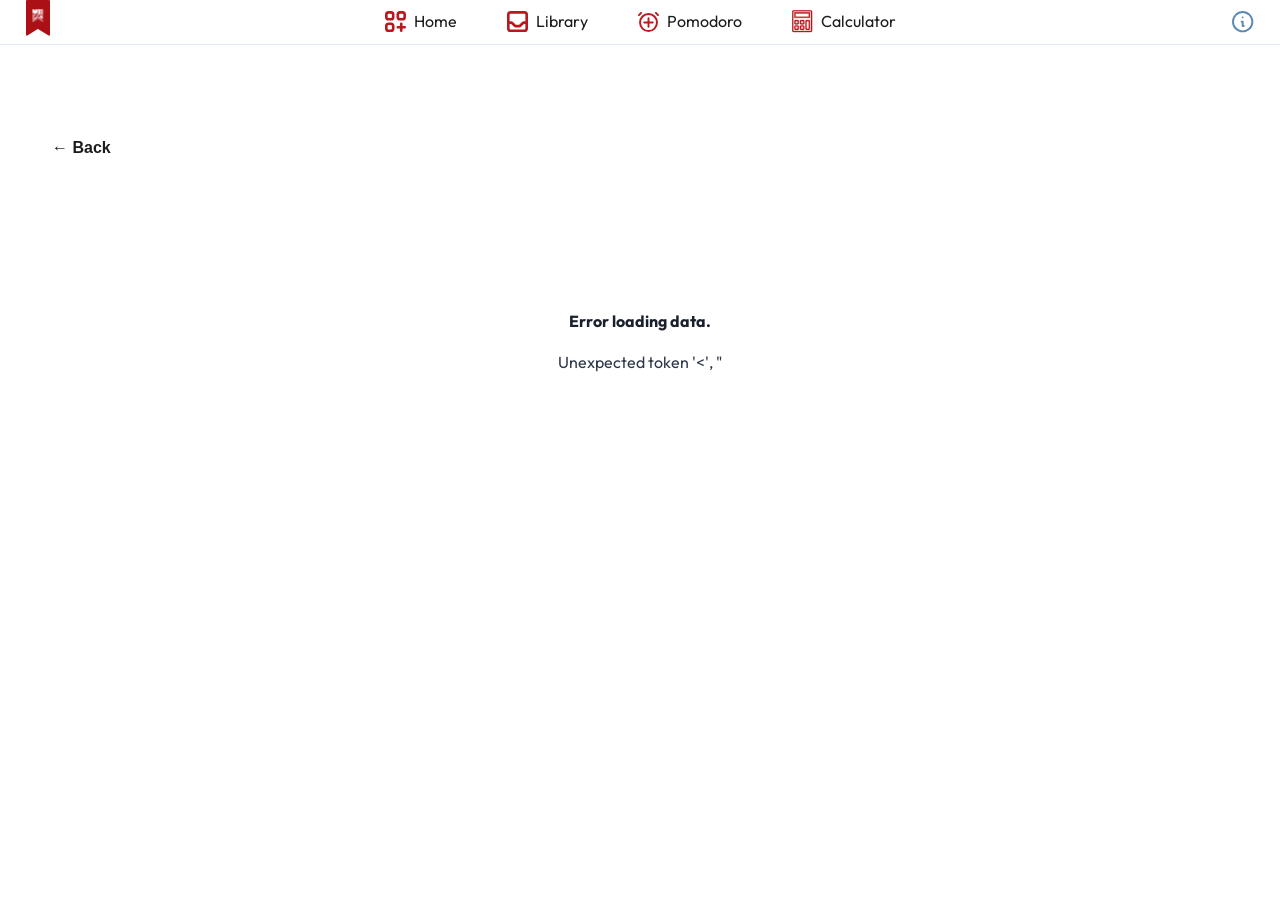
<file: quiz.html>
<!DOCTYPE html>
<html lang="en">
<head>
    <meta charset="UTF-8">
    <meta name="viewport" content="width=device-width, initial-scale=1.0">
    <title>EZ Bac - Interactive Quizzes | Practice for Success</title>
    <meta name="description" content="Test your knowledge with live quizzes on all Bac subjects. Instant feedback and real-time learning in Algeria.">
    <meta property="og:title" content="EZ Bac Quizzes - Test Your Knowledge">
    <meta property="og:image" content="https://ez-bac.vercel.app/ezbac-icon.png">
    
    <link rel="icon" type="image/png" href="ezbac-icon.png">
    <link rel="stylesheet" href="style.css">
    <link rel="preconnect" href="https://fonts.googleapis.com">
    <link rel="preconnect" href="https://fonts.gstatic.com" crossorigin>
    <link href="https://fonts.googleapis.com/css2?family=Outfit:wght@300;400;500;600;700&display=swap" rel="stylesheet">
</head>
<body>

 <nav class="dashboard-navbar">
  <div class="dashboard-container">
    <div class="logo">
      <a href="home.html"><img src="assets/images/logo.svg" alt="logo"></a>
    </div>
    <div class="dashboard-links">
      <a href="home.html" class="nav-item">
        <img src="assets/icons/Home.svg">
        <span>Home</span>
      </a>
      <a href="library.html" class="nav-item">
        <img src="assets/icons/Library.svg">
        <span>Library</span>
      </a>
      <a href="pomodoro.html" class="nav-item">
        <img src="assets/icons/pomodoro.svg">
        <span>Pomodoro</span>
      </a>
      <a href="calculator.html" class="nav-item">
        <img src="assets/icons/calculator.svg">
        <span>Calculator</span>
      </a>
    </div>
    <div class="nav-right">
      <img src="assets/icons/support.svg" class="support-icon">
    </div>
  </div>
</nav>

<div class="quiz-page">
  <div class="quiz-header">
    <button class="return-btn" onclick="window.location.href='home.html'"><h5>← Back</h5></button>
  </div>

  <!-- Loading State -->
  <div id="loading" style="text-align: center; padding: 100px;">
      <h2 style="color: #BB181D;">Fetching Quizzes...</h2>
      <p>Please wait for the live data.</p>
  </div>

  <!-- Cover Section -->
  <div class="quiz-container hidden" id="quizCover">
    <div class="quiz-info">
      <h4 class="quiz-title">Subject Quiz</h4>
      <p class="quiz-description">Interactive assessment powered by EzBac Firestore.</p>
    </div>
    <div class="quiz-content-box">
      <h3 class="quiz-content-title" id="displaySubject">Quizzes</h3>
      <div class="quiz-action">
        <button class="btn-primary" id="startBtn">Start Learning</button>
      </div>
    </div>
  </div>

  <!-- Active Quiz Section -->
  <div class="quiz-active hidden" id="quizActive">
    <div class="quiz-active-header">
      <span class="quiz-progress" id="progressText">1 / 10</span>
      <button class="report-btn">Report</button>
    </div>
    <div class="progress-bar">
      <div class="progress-fill" id="progressFill"></div>
    </div>
    <div class="quiz-question">
      <h4 id="questionText">Loading question...</h4>
      <p class="quiz-sub">Choose the correct answer</p>
    </div>
    <div class="answers-container" id="answersContainer"></div>
    
    <!-- Navigation Buttons -->
    <div class="quiz-nav" style="display: flex; justify-content: space-between; margin-top: 40px; gap: 20px;">
        <button class="btn-primary" id="prevBtn" style="background: #333; flex: 1; opacity: 0.5; cursor: not-allowed;" disabled>Previous</button>
        <button class="btn-primary" id="nextBtn" style="flex: 1; opacity: 0.5; cursor: not-allowed;" disabled>Next</button>
    </div>
  </div>
</div>

<script>
    // STATE
    let quizData = [];
    let currentQuestion = 0;
    let score = 0;
    let userAnswers = []; // Store user selection for each question
    const selectedSubject = localStorage.getItem("selectedQuizSubject") || "Math";

    // ELEMENTS
    const cover = document.getElementById("quizCover");
    const active = document.getElementById("quizActive");
    const loading = document.getElementById("loading");

    // INITIAL FETCH
    async function initQuiz() {
        try {
            const res = await fetch(`api/quizzes.php?subject=${selectedSubject}`);
            const data = await res.json();
            
            if (data && data[0] && data[0].questions) {
                quizData = data[0].questions;
            }

            if (quizData.length === 0) {
                loading.innerHTML = `<h2>No quizzes found for ${selectedSubject}</h2><a href="home.html">Go Back</a>`;
                return;
            }

            loading.classList.add("hidden");
            cover.classList.remove("hidden");
            document.getElementById("displaySubject").innerText = `${selectedSubject} Quiz`;
            document.querySelector(".quiz-title").innerText = selectedSubject;
            document.querySelector(".quiz-description").innerText = `${quizData.length} interactive questions found.`;
        } catch (err) {
            loading.innerHTML = `<h2>Error loading data.</h2><p>${err.message}</p>`;
        }
    }

    // STARTING
    document.getElementById("startBtn").onclick = () => {
        cover.classList.add("hidden");
        active.classList.remove("hidden");
        loadQuestion();
    };

    function loadQuestion() {
        if (currentQuestion >= quizData.length) return showResults();

        const q = quizData[currentQuestion];
        document.getElementById("progressText").innerText = `${currentQuestion + 1} / ${quizData.length}`;
        document.getElementById("questionText").innerText = q.question;
        
        const answersContainer = document.getElementById("answersContainer");
        answersContainer.innerHTML = "";
        
        q.options.forEach((opt) => {
            const div = document.createElement("div");
            div.className = "answer";
            div.innerHTML = `<h5>${opt}</h5>`;
            
            if (userAnswers[currentQuestion]) {
                if (opt === q.correctAnswer) div.classList.add("correct");
                if (opt === userAnswers[currentQuestion].selected && opt !== q.correctAnswer) div.classList.add("wrong");
                div.style.pointerEvents = "none";
            } else {
                div.onclick = () => selectAnswer(opt, div);
            }
            answersContainer.appendChild(div);
        });

        const progressPercent = ((currentQuestion + 1) / quizData.length) * 100;
        document.getElementById("progressFill").style.width = `${progressPercent}%`;

        const prevBtn = document.getElementById("prevBtn");
        const nextBtn = document.getElementById("nextBtn");

        prevBtn.disabled = currentQuestion === 0;
        prevBtn.style.opacity = prevBtn.disabled ? "0.5" : "1";
        prevBtn.style.cursor = prevBtn.disabled ? "not-allowed" : "pointer";

        nextBtn.disabled = !userAnswers[currentQuestion] || currentQuestion === quizData.length - 1;
        nextBtn.style.opacity = nextBtn.disabled ? "0.5" : "1";
        nextBtn.style.cursor = nextBtn.disabled ? "not-allowed" : "pointer";

        if (userAnswers[currentQuestion] && currentQuestion === quizData.length - 1) {
            nextBtn.innerText = "Finish";
            nextBtn.disabled = false;
            nextBtn.style.opacity = "1";
            nextBtn.style.cursor = "pointer";
        } else {
            nextBtn.innerText = "Next";
        }
    }

    document.getElementById("prevBtn").onclick = () => {
        if (currentQuestion > 0) {
            currentQuestion--;
            loadQuestion();
        }
    };

    document.getElementById("nextBtn").onclick = () => {
        if (currentQuestion === quizData.length - 1 && userAnswers[currentQuestion]) {
            showResults();
        } else if (currentQuestion < quizData.length - 1) {
            currentQuestion++;
            loadQuestion();
        }
    };

    function selectAnswer(selected, element) {
        if (userAnswers[currentQuestion]) return;

        const q = quizData[currentQuestion];
        const answers = document.querySelectorAll(".answer");
        answers.forEach(a => a.style.pointerEvents = "none");

        const isCorrect = selected === q.correctAnswer;
        userAnswers[currentQuestion] = { selected, isCorrect };
        
        if (isCorrect) {
            element.classList.add("correct");
            score++;
        } else {
            element.classList.add("wrong");
            answers.forEach(a => {
                if (a.innerText.trim() === q.correctAnswer) a.classList.add("correct");
            });
        }

        const nextBtn = document.getElementById("nextBtn");
        nextBtn.disabled = false;
        nextBtn.style.opacity = "1";
        nextBtn.style.cursor = "pointer";
        if (currentQuestion === quizData.length - 1) nextBtn.innerText = "Finish";
    }

    function showResults() {
        active.innerHTML = `
            <div class="test-result" style="text-align:center; padding: 60px 20px; animation: slideUp 0.6s ease;">
                <h1 style="font-size: 5rem; color: #BB181D; margin-bottom: 20px;">${score} / ${quizData.length}</h1>
                <h2 style="font-weight: 700;">Quiz Finished!</h2>
                <p style="margin: 20px 0; color: #666; max-width: 400px; margin-left: auto; margin-right: auto;">
                    ${score === quizData.length ? 'Perfect Score! You are ready for the BAC.' : 'Good job! Keep practicing to improve your score.'}
                </p>
                <div style="display:flex; gap:16px; justify-content:center; margin-top: 30px;">
                    <button class="btn-primary" onclick="location.reload()" style="padding: 12px 30px;">Restart</button>
                    <button class="btn-primary" onclick="window.location.href='home.html'" style="padding: 12px 30px; background: #333;">Dashboard</button>
                </div>
            </div>
        `;
    }

    initQuiz();
</script>

</body>
</html>
</file>
<file: style.css>
/* ═══════════════════════════════════════════════════════════════════════════
   Typography Scale 
   ═══════════════════════════════════════════════════════════════════════════ */

@import url('https://fonts.googleapis.com/css2?family=Poppins:wght@400;500;700&display=swap');
@import url('https://fonts.googleapis.com/css2?family=DM+Sans:wght@400;500;700&display=swap');

:root {
  --primary: #AB1017;
  --primary-hover: #8e0d13;
  --primary-light: #fff5f5;
  --secondary: #1a202c;
  --text-main: #2d3748;
  --text-muted: #718096;
  --bg-main: #ffffff;
  --bg-sub: #f7fafc;
  --border: #e2e8f0;
  --radius-sm: 12px;
  --radius-md: 20px;
  --radius-lg: 30px;
  --shadow-sm: 0 4px 6px -1px rgba(0, 0, 0, 0.1);
  --shadow-md: 0 10px 15px -3px rgba(0, 0, 0, 0.1);
}

body {
  font-family: 'Outfit', sans-serif;
  color: var(--text-main);
  background-color: var(--bg-main);
  line-height: 1.6;
}

h1,
h2,
h3,
h4 {
  color: var(--secondary);
  font-weight: 700;
}

h2 {
  font-size: var(--font-size-3xl);
}

h3 {
  font-size: var(--font-size-2xl);
}

h4 {
  font-size: var(--font-size-xl);
}

h5 {
  font-size: var(--font-size-lg);
}

h6 {
  font-size: var(--font-size-base);
}

.heading {
  font-family: var(--font-family-heading);
  font-weight: var(--font-weight-bold);
  line-height: var(--line-height-tight);
  letter-spacing: var(--letter-spacing-tight);
}

.body-text {
  font-family: var(--font-family-body);
  line-height: var(--line-height-normal);
  color: var(--color-text);
}

body {
  margin: 0;
}

html {
  scroll-behavior: smooth;
}

hr {
  border: none;
  height: 0.5px;
  background-color: #E2E8F0;
}

/* --------------------------------NAVBAR------------------------- */
.navbar {
  position: fixed;
  top: 15px;
  width: 100%;
  display: flex;
  justify-content: center;
  z-index: 1000;
  padding: 0 20px;
}

.nav-container {
  max-width: 1200px;
  width: 100%;
  height: 70px;
  display: flex;
  align-items: center;
  justify-content: space-between;
  padding: 0 24px;
  background: rgba(255, 255, 255, 0.85);
  backdrop-filter: blur(12px);
  border-radius: 20px;
  border: 1px solid rgba(226, 232, 240, 0.6);
  box-shadow: 0 4px 20px rgba(0, 0, 0, 0.05);
}

.nav-left {
  display: flex;
  align-items: center;
  gap: 40px;
}

.logo img {
  height: 36px;
  width: auto;
}

.nav-links {
  display: flex;
  align-items: center;
  gap: 24px;
}

.nav-links a {
  text-decoration: none;
  color: var(--text-main);
  font-weight: 500;
  font-size: 15px;
  transition: color 0.3s;
}

.nav-links a:hover,
.nav-links a.active {
  color: var(--primary);
}

.nav-right {
  display: flex;
  align-items: center;
  gap: 16px;
}

.nav-auth-buttons {
  display: flex;
  align-items: center;
  gap: 12px;
}

.nav-login {
  text-decoration: none;
  color: var(--text-main);
  font-weight: 600;
  font-size: 14px;
  padding: 8px 16px;
  transition: 0.3s;
}

.nav-signup {
  text-decoration: none;
  background: var(--primary);
  color: #fff !important;
  padding: 10px 20px;
  border-radius: 12px;
  font-weight: 600;
  font-size: 14px;
  transition: 0.3s;
}

.nav-signup:hover {
  background: var(--primary-hover);
  transform: translateY(-1px);
}



/* Button */


@media (max-width: 768px) {
  .nav-auth-buttons {
    display: none;
  }

  .nav-container {
    height: 70px;
    padding: 0 16px;
  }

  .nav-left {
    gap: 20px;
    /* reduce huge gap */
  }

  .nav-links {
    display: none;
    /* simple mobile version */
  }

  .btn-primary {
    padding: 10px 16px;
    font-size: 0.9rem;
  }
}

/*------------------------------------------Container------------------------------------------------------------------------*/

.container {
  max-width: 1295px;
  margin: 0 auto;
  padding-left: 26px;
  padding-right: 26px;
}

/*------------------------------------------Hero------------------------------------------------------------------------*/
.hero {
  padding: 140px 0 100px;
  background: radial-gradient(circle at top right, #fff5f5 0%, #ffffff 50%);
}

.hero-container {
  display: flex;
  align-items: center;
  justify-content: space-between;
  gap: 60px;
}

.hero-left h1 {
  font-size: 3.5rem;
  line-height: 1.1;
  color: var(--secondary);
  margin-bottom: 30px;
  letter-spacing: -0.02em;
}

.hero-buttons {
  display: flex;
  align-items: center;
  gap: 24px;
}

.btn-primary {
  padding: 18px 36px;
  background: var(--primary);
  color: #fff;
  border: none;
  border-radius: 16px;
  font-size: 18px;
  font-weight: 600;
  cursor: pointer;
  transition: 0.3s cubic-bezier(0.4, 0, 0.2, 1);
  box-shadow: 0 10px 25px rgba(171, 16, 23, 0.15);
}

.btn-primary:hover {
  background: var(--primary-hover);
  transform: translateY(-2px);
  box-shadow: 0 15px 30px rgba(171, 16, 23, 0.2);
}

.btn-play {
  display: flex;
  align-items: center;
  gap: 12px;
  cursor: pointer;
  font-weight: 600;
  color: var(--text-main);
  transition: 0.3s;
}

.play-icon {
  width: 54px;
  height: 54px;
  background: var(--secondary);
  border-radius: 50%;
  display: flex;
  align-items: center;
  justify-content: center;
  transition: 0.3s;
}

.play-icon::before {
  content: "";
  border-left: 12px solid #fff;
  border-top: 8px solid transparent;
  border-bottom: 8px solid transparent;
  margin-left: 4px;
}

.btn-play:hover .play-icon {
  background: var(--primary);
  transform: scale(1.1);
}

.btn-play:hover span {
  color: var(--primary);
}

.hero-right img {
  width: 100%;
  max-width: 600px;
  height: auto;
  border-radius: 30px;
  box-shadow: var(--shadow-md);
}

/* HOVER EFFECT */
.btn-play:hover .play-icon {
  transform: scale(1.1);
  background: #AB1017;
}

.btn-primary:hover {
  box-shadow: 0 0 20px rgba(171, 16, 23, 0.4);
}

.btn-play:hover .play-icon::before {
  transform: translate(-30%, -50%);
}

.btn-play:hover span {
  color: #AB1017;
}

button,
.btn-play {
  will-change: transform;
}

/* Circle */
.play-icon {
  width: 59px;
  height: 59px;
  background: black;
  border-radius: 50%;
  position: relative;
}

/* Triangle (play icon) */
.play-icon::before {
  content: "";
  position: absolute;
  top: 50%;
  left: 50%;
  transform: translate(-40%, -50%);

  border-left: 15px solid white;
  border-top: 9px solid transparent;
  border-bottom: 9px solid transparent;
}

/* Text */
.btn-play span {
  font-size: var(--font-size-base);
  font-weight: 500;
}

.hero-right {
  flex: 1;
  display: flex;
  justify-content: flex-end;
}

.hero-right img {
  height: auto;
  width: 769px;
  max-width: 100%;
}

@media (max-width: 768px) {
  .hero-container {
    flex-direction: column;
    text-align: center;
  }

  .hero-right img {
    height: auto;
    max-height: 400px;
  }

  .hero-left h1 {
    max-width: 100%;
  }

  .hero-buttons {
    justify-content: center;
    flex-wrap: wrap;
  }
}

/*--------------------------Search section-------------------------------------------------------------*/
.search-section {
  margin-top: 80px;
}

.search-box {
  background: #7C111A;
  border-radius: 80px;
  height: 300px;

  display: flex;
  flex-direction: column;
  justify-content: center;
  align-items: center;
  gap: 32px;

  padding: 40px 20px;
  /* helps on smaller screens */
}

.search-box h2 {
  color: #ffffff;
  font-size: var(--font-size-3xl);
  /* H2 */
  text-align: center;
  max-width: 600px;
}

.search-bar {
  display: flex;
  align-items: center;
  gap: 12px;
}

.search-bar input {
  width: 479px;
  height: 59px;

  border: 1px solid #B07076;
  border-radius: 40px;

  padding: 0 20px;
  outline: none;

  font-size: var(--font-size-base);
  color: #ffffff;
  background: transparent;
}

/* Placeholder styling */
.search-bar input::placeholder {
  color: #B07076;
}

.btn-search {
  height: 59px;
  padding: 0 32px;

  background: #ffffff;
  color: #7C111A;

  border: none;
  border-radius: 80px;

  font-size: var(--font-size-base);
  font-weight: 500;
  cursor: pointer;

  transition: 0.3s;
}

.search-bar input:focus {
  border-color: #ffffff;
  box-shadow: 0 0 0 2px rgba(255, 255, 255, 0.2);
}

/* Hover */
.btn-search:hover {
  transform: translateY(-2px);
  box-shadow: 0 8px 20px rgba(0, 0, 0, 0.2);
}

.search-bar input:hover {
  border-color: #ffffff;
}

@media (max-width: 768px) {
  .search-box {
    height: auto;
    padding: 40px 20px;
    border-radius: 40px;
  }

  .search-bar {
    flex-direction: column;
    width: 100%;
  }

  .search-bar input {
    width: 100%;
  }

  .btn-search {
    width: 100%;
  }
}

/*-------------------------fields---------------------------------------------------*/
.fields {
  margin-top: 26px;

  display: flex;
  gap: 8px;

  justify-content: center;
  flex-wrap: wrap;
  /* IMPORTANT for responsiveness */
}

.field {
  height: 60px;
  padding: 0 16px;

  display: flex;
  align-items: center;
  justify-content: center;

  border: 1px solid #7C111A;
  border-radius: 80px;

  font-size: var(--font-size-sm);
  text-align: center;

  cursor: pointer;
  transition: 0.3s;
}

.field:hover {
  background: #FFE2E4;
  color: #7C111A;
  transform: translateY(-2px);
  border-color: #FFE2E4;
}

.field.active {
  background: #FFE2E4;
  color: #ffffff;
  border-color: #7C111A;
}


@media (max-width: 768px) {
  .field {
    width: 100%;
    max-width: 300px;
  }
}

/*------------------------------------services----------------------------------------------*/

/* Services Grid Container */

.services-grid {
  display: grid;
  grid-template-columns: repeat(4, 1fr);
  /* exactly 4 per row */
  gap: 8px;
  margin-top: 100px;
}


.service-card {
  border: 1px solid #E2E8F0;
  border-radius: 30px;
  /* optional rounded edges */

  display: flex;
  flex-direction: column;
  align-items: center;
  justify-content: center;

  padding: 24px 12px;
  /* gives breathing space inside */
  gap: 6px;
  /* icon → text spacing */

  text-align: center;
  cursor: pointer;

  transition: 0.3s;
}

/* Icons */
.service-icon {
  height: 30px;
  width: auto;
}

/* Text */
.service-card h3 {
  font-size: var(--font-size-xl);
  /* H3 */
  color: #410702;
  margin: 0;
}

.service-card:hover {
  transform: translateY(-4px);
  box-shadow: 0 10px 20px rgba(65, 7, 2, 0.15);
  border-color: #AB1017;
  /* optional highlight */
}

/* Tablet: 2 per row */
@media (max-width: 1024px) {
  .services-grid {
    grid-template-columns: repeat(2, 1fr);
  }
}

/* Mobile: 1 per row */
@media (max-width: 768px) {
  .services-grid {
    grid-template-columns: 1fr;
  }
}

/*---------------------------------------about us ------------------------------------------*/
.about {
  margin-top: 200px;
}

.about-header {
  text-align: center;
  max-width: 700px;
  margin: 0 auto;
}

.about-header h1 {
  font-size: var(--font-size-4xl);
}

.about-header p {
  margin-top: 16px;
  font-size: var(--font-size-sm);
  color: #1C1C1C;
}

.about-cards {
  margin-top: 60px;
  display: grid;
  grid-template-columns: repeat(4, 1fr);
  gap: 16px;
}

.about-card {
  height: 90%;
  background: #F2F3FF;
  border-radius: 35px;
  padding: 28px;

  display: flex;
  flex-direction: column;
  justify-content: space-between;
  gap: 10px;
}

.about-card img {
  /* same as image height */
  display: flex;
  justify-content: flex-end;
  align-items: flex-start;
  width: 100%;
  object-fit: contain;

  display: block;
}

.card-image {
  height: 220px;
  /* same as image height */
  display: flex;
  justify-content: flex-end;
  align-items: flex-start;
}

.card-content {
  margin-top: auto;
  /*pushes content to bottom */
  display: flex;
  flex-direction: column;
  gap: 1px;
  min-height: 130px;
}

.about-card h4 {
  font-size: var(--font-size-2xl);
  /* H4 */
  color: #000;
}

.about-card p {
  font-size: var(--font-size-sm);
  color: #1f2937;

}

.about-card {
  opacity: 0;
  transform: translateY(40px);
  transition: all 0.6s ease;
}

.about-card.show {
  opacity: 1;
  transform: translateY(0);
}

.about-card:nth-child(1) {
  transition-delay: 0.1s;
}

.about-card:nth-child(2) {
  transition-delay: 0.2s;
}

.about-card:nth-child(3) {
  transition-delay: 0.3s;
}

.about-card:nth-child(4) {
  transition-delay: 0.4s;
}

/*------------------------------------teachers section--------------------------------------------------------*/
.teachers {
  margin-top: 100px;
}

.teachers .container {
  display: flex;
  align-items: center;
  justify-content: space-between;
  gap: 40px;
  /* space between left and right */
}

/* Left text */
.teachers-left h2 {
  font-size: var(--font-size-4xl);
  line-height: 1.3;
  text-align: left;
}

.teachers-left p {
  margin-top: 24px;
  font-size: var(--font-size-sm);
  color: #1C1C1C;
  text-align: left;
  line-height: 1.6;
  margin-bottom: 80px;
}

/* Background texture */
.teacher-card .texture {
  width: 100%;
  height: 100%;
  object-fit: cover;
  position: absolute;
  top: 0;
  left: 0;
}

.teacher-card {
  width: 506.26px;
  height: 492px;
  border-radius: 35px;
  position: relative;
  /* important for layering */
  overflow: hidden;
  /* clips corners */
  background-color: #b12732;
}



/* Teacher image */
.teacher-card .teacher-pic {
  width: 100%;
  height: 100%;
  object-fit: contain;
  /* preserves teacher pic aspect ratio */
  position: absolute;
  top: 0;
  left: 0;
}



/* SVG square icon on bottom-right */
.teacher-card .icon-square {
  position: absolute;
  bottom: 10px;
  /* adjust spacing from bottom */
  right: 20px;
  /* adjust spacing from right */
  width: 300px;
  /* adjust to your design */
  height: 120px;
  /* adjust to your design */
}

/* Tablet */
@media (max-width: 1024px) {
  .teachers .container {
    flex-direction: column;
    align-items: center;
    gap: 40px;
  }

  .teachers-left,
  .teachers-right {
    text-align: center;
  }

  .teacher-card {
    width: 80%;
    height: auto;
  }
}

/* Mobile */
@media (max-width: 768px) {
  .teachers-left p {
    font-size: var(--font-size-sm);
  }
}

/*-----------------------------------------------FAQ section -------------------------------------------*/
/* Container & layout */
.faq {
  display: flex;
  gap: 50px;
  margin-top: 120px;
  align-items: flex-start;
}

@media (min-width: 1024px) {
  .faq {
    align-items: flex-end;
  }
}

.faq-left h2 {
  font-size: var(--font-size-4xl);
}

.faq-left h2 span {
  color: #AB1017;
}

.faq-left img {
  margin-top: 20px;
  max-width: 100%;
  height: auto;
}

.faq-left p {
  margin-top: 20px;
  font-size: var(--font-size-sm);
}

/* Right FAQ items */
.faq-right {
  flex: 1;
  display: flex;
  flex-direction: column;
  gap: 16px;
}

.faq-item {
  border-radius: 16px;
  overflow: hidden;

}

.faq-question {
  width: 100%;
  padding: 20px 32px;
  background: #F4F5FF;
  border: none;

  display: flex;
  justify-content: space-between;
  align-items: center;

  text-align: left;
  font-size: var(--font-size-lg);
  font-weight: 500;
  cursor: pointer;
  line-height: 1.4;
}

.faq-answer {
  max-height: 0;
  overflow: hidden;
  transition: max-height 0.4s ease, padding 0.4s ease;
  padding: 0 32px;
  background: #fff;

}

.faq-answer p {
  margin: 16px 0;
  font-size: var(--font-size-sm);
}

.faq-icon {
  transition: transform 0.3s ease;
  font-size: 20px;
  line-height: 1;
}

/* Active state */
.faq-item.active .faq-answer {
  max-height: 500px;
  /* enough to fit content */
  padding: 16px 32px;
}

.faq-item.active .faq-icon {
  transform: rotate(45deg);
  /* plus becomes X */
}

/*----------------------------------------------Footer---------------------------------------------------------*/
.footer {
  margin-top: 300px;
  background: #4B0B05;
  color: #B7B7B7;
  padding: 60px 80px;
}

/* MAIN LAYOUT */
.footer-container {
  display: flex;
  justify-content: space-between;
  gap: 60px;
}

/* LEFT SIDE */
.footer-left {
  max-width: 420px;
}

.footer-logo {
  display: flex;
  align-items: center;
  gap: 10px;
  font-size: 24px;
  font-weight: 600;
}

.footer-text {
  margin: 24px 0;
  line-height: 1.6;
}

/* SUBSCRIBE */
.footer-subscribe {
  display: flex;
  gap: 12px;
}

.footer-subscribe input {
  flex: 1;
  padding: 14px 18px;
  border-radius: 30px;
  border: 1px solid #fff;
  background: transparent;
  color: #fff;
}

.footer-subscribe input::placeholder {
  color: #ccc;
}

.footer-subscribe button {
  padding: 14px 24px;
  border-radius: 30px;
  border: none;
  background: #C21D1D;
  color: #fff;
  cursor: pointer;
  transition: 0.3s;
}

.footer-subscribe button:hover {
  background: #a81818;
}

.footer-note {
  margin-top: 12px;
  font-size: 12px;
  color: #ddd;
}

/* RIGHT SIDE */
.footer-right {
  display: flex;
  gap: 60px;
}

.footer-col {
  display: flex;
  flex-direction: column;
  gap: 12px;
}

.footer-col h4 {
  margin-bottom: 10px;
  font-size: 16px;
}

.footer-col a {
  text-decoration: none;
  color: #ddd;
  font-size: 14px;
  transition: 0.3s;
}

.footer-col a:hover {
  color: #fff;
}

/* TABLET */
@media (max-width: 1024px) {
  .footer-container {
    flex-direction: column;
    gap: 40px;
  }

  .footer-right {
    justify-content: space-between;
    flex-wrap: wrap;
  }
}

/* MOBILE */
@media (max-width: 600px) {
  .footer {
    padding: 40px 20px;
  }

  .footer-subscribe {
    flex-direction: column;
  }

  .footer-subscribe button {
    width: 100%;
  }

  .footer-right {
    flex-direction: column;
    gap: 30px;
  }
}

.footer-subscribe input:focus {
  outline: none;
  border-color: #C21D1D;
}

.footer-col a {
  position: relative;
}

.footer-col a::after {
  content: "";
  position: absolute;
  left: 0;
  bottom: -2px;
  width: 0%;
  height: 1px;
  background: #fff;
  transition: 0.3s;
}

.footer-col a:hover::after {
  width: 100%;
}


/*--------------------------------------------------------------------------------------------------------*/
/*-------------------------------////courses page////------------------------------------------------------------*/
/*--------------------------------------------------------------------------------------------------------*/

/* Courses Header */
.courses-header {
  display: flex;
  flex-direction: column;
  align-items: center;
  margin-top: 90px;
  /* gap from navbar */
  text-align: center;
}

.courses-header h2 {
  margin-top: 16px;
  /* gap from illustration */
  font-size: var(--font-size-3xl);
}

/* Header illustration */
.header-illustration {
  max-width: 100%;
  height: auto;
}

.course-search-bar input {
  width: 479px;
  height: 59px;
  padding: 0 16px;
  border: 1px solid #7C111A;
  border-radius: 30px;
  font-size: var(--font-size-sm);
}

.course-search-bar button {
  height: 59px;
  padding: 16px 32px;
  border-radius: 30px;
  background: #7C111A;
  color: #ffffff;
  border: none;
  cursor: pointer;
  font-size: var(--font-size-base);
  transition: 0.3s;
}

.course-search-bar button:hover {
  background: #fedede;
  color: #7C111A;
}

/*---------------------------------search filters----------------------------------------------------------------*/
/* FILTER BUTTONS */
.filter-buttons {
  display: flex;
  flex-wrap: wrap;
  gap: 8px;
  /* space between buttons */
  justify-content: center;
  margin-top: 24px;
  /* gap from search bar */
}

.filter-btn {
  display: flex;
  align-items: center;
  gap: 8px;
  /* space between icon and text */
  height: 44px;
  padding: 0 25px;
  border: 1px solid #E2E8F0;
  border-radius: 15px;
  background: #fff;
  cursor: pointer;
  font-size: var(--font-size-base);
  /* H4 */
  color: #1C1C1C;
  transition: 0.3s;
}

.filter-btn img {
  height: 20px;
}

/* ACTIVE STATE */
.filter-btn.active {
  border: none;
  background: #FAEBEB;
  color: #BB181D;
}

.filter-btn.active img {
  filter: brightness(0) saturate(100%) invert(22%) sepia(97%) saturate(6565%) hue-rotate(346deg) brightness(92%) contrast(107%);
  /* This is one way to tint your icon red #BB181D via CSS */
}

/* HOVER EFFECT (optional) */
.filter-btn:hover:not(.active) {
  background: #f9f9f9;
}

/*----------------------------------------cards UI-------------------------------------------------------*/
.courses-container {
  margin-top: 40px;

  display: grid;
  grid-template-columns: repeat(4, 1fr);
  gap: 20px;
}

.course-card {
  background: #fff;
  border: 1px solid #E2E8F0;
  border-radius: 30px;
  padding: 20px;

  display: flex;
  flex-direction: column;

  min-height: 220px;
  position: relative;

  transition: 0.3s;
}

/* Hover (premium feel) */
.course-card:hover {
  transform: translateY(-6px);
  box-shadow: 0 15px 30px rgba(0, 0, 0, 0.06);
}

.card-top-icon {
  display: flex;
  justify-content: center;
}

.card-top-icon img {
  height: 40px;
}

.card-tags {
  display: flex;
  gap: 8px;
  margin-top: 30px;
}

.tag {
  font-size: var(--font-size-base);
  color: #BB181D;

  background: #FFE2E4;
  padding: 4px 10px;
  border-radius: 20px;
}

.card-title {
  margin-top: 20px;
  font-size: var(--font-size-xl);
}

.card-save {
  margin-top: auto;
  /* pushes it to bottom */
  display: flex;
  justify-content: flex-end;
}

.card-save img {
  width: 15px;
  cursor: pointer;
  transition: 0.2s;
}

.card-save img:hover {
  transform: scale(1.2);
}

.card-save img.active {
  filter: brightness(0) saturate(100%) invert(22%) sepia(97%) saturate(6565%) hue-rotate(346deg);
}

@media (max-width: 1024px) {
  .courses-container {
    grid-template-columns: repeat(2, 1fr);
  }
}

@media (max-width: 600px) {
  .courses-container {
    grid-template-columns: 1fr;
  }
}

/*--------------------------------------------------------------------------------------------------------*/
/*-------------------------------////User dashboard////------------------------------------------------------------*/
/*--------------------------------------------------------------------------------------------------------*/

.dashboard-navbar {
  position: fixed;
  top: 0px;
  border-bottom: 1px solid #E2E8F0;
  width: 100%;
  display: flex;
  justify-content: center;
  z-index: 1000;
}

.dashboard-container {
  width: 100%;
  height: auto;

  display: flex;
  align-items: center;
  justify-content: space-between;

  padding: 0 26px;

  background: rgba(255, 255, 255, 0.6);
  backdrop-filter: blur(12px);
  border-radius: 20px;
}

/* NAV LINKS */
.dashboard-links {
  display: flex;
  gap: 50px;
}

.nav-item {
  display: flex;
  align-items: center;
  gap: 8px;

  text-decoration: none;
  color: #1C1C1C;
  font-size: var(--font-size-base);

  transition: 0.3s;
}

/* ICON */
.nav-item img {
  color: #1C1C1C;
  width: 21px;
}

/* ACTIVE STATE */
.nav-item.active {
  color: #BB181D;
  font-weight: 600;
  font-size: 1.1rem;
  /* slightly bigger */
}



/* HOVER */
.nav-item:hover {
  color: #BB181D;
}

/* RIGHT SIDE */
.nav-right {
  display: flex;
  align-items: center;
}

.support-icon {
  width: 22px;
  cursor: pointer;
  transition: 0.3s;
}

.support-icon:hover {
  transform: scale(1.1);
}

.nav-item {
  position: relative;
}

.nav-item::after {
  content: "";
  position: absolute;
  bottom: -6px;
  left: 0;
  width: 0%;
  height: 2px;
  background: #BB181D;
  transition: 0.3s;
}

.nav-item:hover::after,
.nav-item.active::after {
  width: 100%;
}

@media (max-width: 768px) {
  .dashboard-links {
    gap: 20px;
  }

  .nav-item span {
    display: none;
    /* icons only on small screens */
  }
}

/*---------------------container proprities----------------------------------------------------------------------------*/
.dashboard-content {
  margin-top: 100px;
  display: flex;
  gap: 20px;
  padding: 30px 26px;
}

/* LEFT */
.dashboard-left {
  width: 80%;
}

/* RIGHT */
.dashboard-right {
  width: 20%;
  position: sticky;
  top: 100px;
  /* stays fixed while scrolling */
}

/*-----------------------welcome section------------------------------------------------------------*/
.welcome-section {
  gap: 8px;

}

.welcome-section h1 {
  font-size: var(--font-size-4xl);
}

.welcome-section p {
  font-size: var(--font-size-base);
  color: #676767;
}

/*-----------------------fields buttons for dashboard------------------------------------------------------------*/

.feilds-buttons {

  display: flex;
  flex-wrap: wrap;
  gap: 8px;
  /* space between buttons */
  justify-content: left;
  margin-top: 32px;
}

.feilds-btn {
  display: flex;
  align-items: center;
  gap: 8px;
  /* space between icon and text */
  height: 44px;
  padding: 0 25px;
  border: 1px solid #E2E8F0;
  border-radius: 15px;
  background: #fff;
  cursor: pointer;
  font-size: var(--font-size-base);
  /* H4 */
  color: #1C1C1C;
  transition: 0.3s;
}

.feilds-btn img {
  height: 20px;
}

/* ACTIVE STATE */
.feilds-btn.active {
  border: none;
  background: #FAEBEB;
  color: #BB181D;
}

.feilds-btn.active img {
  filter: brightness(0) saturate(100%) invert(22%) sepia(97%) saturate(6565%) hue-rotate(346deg) brightness(92%) contrast(107%);
  /* This is one way to tint your icon red #BB181D via CSS */
}


.feilds-btn:hover:not(.active) {
  background: #f9f9f9;
}

/*------------------------------section header----------------------------------------*/
.section-header {
  margin-top: 32px;

  display: flex;
  justify-content: space-between;
  align-items: center;
}

.section-header h3 {
  font-size: var(--font-size-2xl);
}

.scroll-buttons {
  display: flex;
  gap: 10px;
}

.scroll-btn {
  width: 20px;
  cursor: pointer;
  transition: 0.3s;
}

.scroll-btn:hover {
  transform: scale(1.1);
}

/*-----------------------------------------------cards row--------------------------------------*/
.horizontal-courses {
  display: flex;
  gap: 20px;
  overflow-x: auto;
  padding-bottom: 10px;
  /* space for scroll */
}

.course-card {
  min-width: 250px;
  /* 🔥 IMPORTANT */
  flex-shrink: 0;
  /* prevents shrinking */
}

.horizontal-courses {
  scroll-behavior: smooth;
}

/* optional: hide scrollbar */
.horizontal-courses::-webkit-scrollbar {
  height: 6px;
}

.horizontal-courses::-webkit-scrollbar-thumb {
  background: #f0ecec;
  border-radius: 10px;
}

.horizontal-courses {
  scroll-behavior: smooth;
}


/*----------------------------------------------------------------pomodoro--------------------------------------------------*/
/* CARD BASE */
.right-card {
  margin-bottom: 24px;
  border: 1px solid #ECEDF8;
  border-radius: 24px;
  padding: 23px;
  background: #fff;
}

/* TITLE */
.pomodoro-card h4 {
  font-size: var(--font-size-lg);
}

/* TIMER */
.pomodoro-timer {
  margin-top: 110px;
  text-align: center;
}

.pomodoro-timer h1 {
  font-size: var(--font-size-4xl);
}

/* ACTIONS */
.pomodoro-actions {
  margin-top: 74px;

  display: flex;
  justify-content: center;
  gap: 14px;
}

/* PLAY BUTTON */
.play-btn {
  background: #CE2026;
  border: none;
  border-radius: 38px;

  padding: 12px 25px;
  cursor: pointer;

  display: flex;
  align-items: center;
  justify-content: center;

  transition: 0.3s;
}

.play-btn img {
  width: 18px;
}

/* MORE BUTTON */
.more-btn {
  background: #FFBCBC;
  border: none;
  border-radius: 38px;

  padding: 12px 25px;
  cursor: pointer;

  display: flex;
  align-items: center;
  justify-content: center;

  transition: 0.3s;
}

.more-btn img {
  width: 18px;
}

/*--------------------------------------------------To-Do List_--------------------------------------------------------*/
/* HEADER */
.todo-header {
  display: flex;
  align-items: center;
  justify-content: space-between;
}

/* ADD BUTTON */
.add-btn {
  padding: 11px;
  border-radius: 11px;
  background: #ECEDF8;
  border: none;
  cursor: pointer;

  font-size: var(--font-size-2xl);
  color: #7C111A;

  transition: 0.3s;
}

.add-btn:hover {
  transform: scale(1.05);
}

/* INPUT */
.todo-input-box {
  margin-top: 20px;
  display: none;
}

.todo-input-box input {
  width: 100%;
  padding: 10px;
  border-radius: 10px;
  border: 1px solid #ECEDF8;
}

/* LIST */
.todo-list {
  margin-top: 42px;

  display: flex;
  flex-direction: column;
  gap: 42px;
}

/* TASK */
.todo-item {
  display: flex;
  align-items: flex-start;
  gap: 12px;

  transition: 0.3s;
}

/* CHECKBOX */
.checkbox {
  width: 30px;
  height: 30px;
  border: 1px solid #ECEDF8;
  border-radius: 6px;
  cursor: pointer;
  flex-shrink: 0;
}

/* TEXT AREA */
.todo-content {
  flex: 1;
}

/* TITLE */
.todo-content h3 {
  font-size: var(--font-size-lg);
}

/* DATE */
.todo-content p {
  font-size: var(--font-size-sm);
  color: #CE2026;

}

/* DELETE */
.delete-btn {
  cursor: pointer;
  font-size: 18px;
}

/* COMPLETED STATE */
.todo-item.completed {
  opacity: 0.6;
  transform: translateY(10px);
}

.todo-item.completed h3 {
  text-decoration: line-through;
}

.todo-item {
  transition: all 0.3s ease;
}

/*-------------------------------------Pomodoro-------------------------------------------------------*/
* {
  box-sizing: border-box;
}

/* CONTAINER */
.pomodoro-container {
  margin-top: 100px;
  display: flex;
  padding: 24px;
  gap: 24px;
}

.pomodoro-left {
  flex: 0 0 30%;
}

.pomodoro-right {
  flex: 1;
}

/* TIMER BOX */
.timer-box {
  position: relative;
  width: 100%;
  height: 100%;
  border: 1px solid #E2E8F0;
  border-radius: 51px;
  padding: 40px;
  display: flex;
  flex-direction: column;
  align-items: center;
  justify-content: flex-start;
  overflow: hidden;
}


/* BACKGROUND SVG */
.timer-bg {
  width: 100%;
  position: absolute;
  top: 50%;
  left: 50%;
  transform: translate(-50%, -50%);


  opacity: 0.5;
  /* subtle premium look */

  pointer-events: none;
  /* prevent blocking clicks */
  z-index: 0;

}


/* CONTENT ABOVE */
.timer-box>*:not(.timer-bg) {
  position: relative;
  z-index: 1;
}

/* HEADER */
.timer-header {
  width: 100%;
  display: flex;
  justify-content: space-between;
  align-items: center;
}

.timer-actions {
  display: flex;
  align-items: center;
  gap: 16px;
}

/* AUDIO BUTTON */
.audio-btn {
  width: 43px;
  height: 43px;
  background: #FFE2E4;
  border: none;
  border-radius: 50%;
  padding: 10px;
  cursor: pointer;
}

/* EDIT ICON */
.edit-icon {
  width: 30px;
  height: 30px;
  cursor: pointer;
}

/* MODES */
.timer-modes {
  display: flex;
  gap: 16px;
  margin-top: 156px;
}

.mode-btn {
  height: 36px;
  padding: 0 56px;
  border-radius: 13px;
  border: 1px solid #410702;
  background: transparent;
  color: #410702;
  cursor: pointer;
}

/* ACTIVE MODE */
.mode-btn.active {
  background: #BB181D;
  color: white;
  border: none;
}

/* TIMER TEXT */
.timer-display {
  margin-top: 24px;
  font-size: 120px;
  font-family: "Poppins", sans-serif;
  color: #410702;
  text-align: center;
}

/* CONTROLS */
.timer-controls {
  margin-top: 24px;
  display: flex;
  gap: 16px;
}

/* PLAY BUTTON */
.play-btn {
  height: 38px;
  padding: 0 25px;
  background: #CE2026;
  border: none;
  border-radius: 20px;
  cursor: pointer;
}

.play-btn.active {
  background: #ffc1c5;
}

/* RESET BUTTON */
.reset-btn {
  height: 38px;
  padding: 0 25px;
  border: 1px solid #410702;
  background: transparent;
  border-radius: 20px;
  cursor: pointer;
}

/*---------------------------pomodoro right section ---------------------------------------------------*/

/* CONTAINER */
.custom-timers {
  width: 100%;
  background: #ffffff;
  border: 1px solid #DCDDE6;
  padding: 16px;
}

/* HEADER */
.timer-card-header {
  display: flex;
  justify-content: space-between;
  align-items: center;
}

.timer-card-header h4 {
  color: #410702;
}

/* INPUT GROUP */
.todo-input-group {
  display: flex;
  gap: 10px;
  margin-top: 20px;
}

.todo-input-group input {
  flex: 1;
  height: 47px;
  border-radius: 12px;
  border: 1px solid #DCDDE6;
  padding: 0 16px;
  outline: none;
  font-family: var(--font-family-body);
}

.todo-input-group input:focus {
  border-color: #AB1017;
}

.add-todo-btn {
  width: 47px;
  height: 47px;
  border-radius: 12px;
  background: #FFE2E4;
  border: none;
  cursor: pointer;
  display: flex;
  align-items: center;
  justify-content: center;
  transition: all 0.2s ease;
}

.add-todo-btn:hover {
  background: #AB1017;
}

.add-todo-btn:hover img {
  filter: brightness(0) invert(1);
}

/* HR */
.custom-timers hr {
  margin: 17px 0;
  border: none;
  height: 1px;
  background: #DCDDE6;
}

/* LIST */
.todo-list {
  display: flex;
  flex-direction: column;
  gap: 12px;
  max-height: 400px;
  overflow-y: auto;
  padding-right: 5px;
}

/* CUSTOM SCROLLBAR FOR TODO LIST */
.todo-list::-webkit-scrollbar {
  width: 4px;
}

.todo-list::-webkit-scrollbar-thumb {
  background: #DCDDE6;
  border-radius: 10px;
}

/* ITEM */
.todo-item {
  display: flex;
  align-items: center;
  gap: 15px;
  padding: 16px;
  background: #fff;
  border: 1px solid #DCDDE6;
  border-radius: 15px;
  transition: all 0.3s ease;
}

.todo-item:hover {
  border-color: #AB1017;
  transform: translateX(5px);
}

.todo-item.completed {
  background: #F8F9FA;
  opacity: 0.7;
}

/* CHECKBOX */
.todo-checkbox {
  width: 24px;
  height: 24px;
  border: 2px solid #DCDDE6;
  border-radius: 6px;
  display: flex;
  align-items: center;
  justify-content: center;
  cursor: pointer;
  color: white;
  font-weight: bold;
  transition: all 0.2s ease;
}

.todo-item.completed .todo-checkbox {
  background: #AB1017;
  border-color: #AB1017;
}

/* TEXT */
.todo-text {
  flex: 1;
  font-size: 15px;
  color: #1C1C1C;
  transition: all 0.2s ease;
}

.todo-item.completed .todo-text {
  text-decoration: line-through;
  color: #94A3B8;
}

/* DELETE */
.todo-delete {
  background: none;
  border: none;
  color: #DCDDE6;
  font-size: 18px;
  cursor: pointer;
  transition: all 0.2s ease;
}

.todo-delete:hover {
  color: #AB1017;
}

@media (max-width: 992px) {
  .custom-timers {
    margin-top: 24px;
  }

  .pomodoro-container {
    flex-direction: column;
  }

  /* TIMER GOES FIRST */
  .pomodoro-right {
    order: -1;
    width: 100%;
  }

  /* LEFT SECTION BELOW */
  .pomodoro-left {
    width: 100%;
  }

}

@media (max-width: 768px) {
  .pomodoro-container {
    transition: all 0.3s ease;
  }

  .timer-box {
    padding: 24px;
    border-radius: 30px;
  }

  .timer-display {
    font-size: 64px;
  }

  .timer-modes {
    margin-top: 60px;
    flex-wrap: wrap;
    justify-content: center;
  }

  .mode-btn {
    padding: 0 14px;
    font-size: 12px;
  }
}

/*------------------------------------timer save pop ups----------------------------------------------------*/
/* overlay */
.modal-overlay {
  position: fixed;
  top: 0;
  left: 0;
  width: 100%;
  height: 100%;
  background: rgba(0, 0, 0, 0.4);

  display: none;
  justify-content: center;
  align-items: center;

  z-index: 999;
}

/* modal box */
.modal {
  width: 400px;
  background: #fff;
  border-radius: 24px;
  padding: 24px;
  border: 1px solid #E2E8F0;
}

/* header */
.modal-header {
  display: flex;
  justify-content: space-between;
  align-items: center;
}

.close-modal {
  background: none;
  border: none;
  font-size: 18px;
  cursor: pointer;
}

/* body */
.modal-body {
  margin-top: 20px;
  display: flex;
  flex-direction: column;
  gap: 16px;
}

/* inputs */
.input-group {
  display: flex;
  flex-direction: column;
  gap: 6px;
}

.input-group input {
  height: 44px;
  border-radius: 12px;
  border: 1px solid #E2E8F0;
  padding: 0 12px;
}

/* button */
.save-timer-btn {
  height: 44px;
  border-radius: 12px;
  background: #CE2026;
  color: white;
  border: none;
  cursor: pointer;
}

.timer-card {
  position: relative;
}


/*--------------------------------------------------Quiz UI---------------------------------------------------*/
.quiz-page {
  width: 100%;
  padding-top: 100px;
}

/* HEADER */
.quiz-header {
  display: flex;
  justify-content: flex-start;
  padding: 0 40px;
}

.return-btn {
  background: none;
  border: none;

  font-size: 16px;
  font-weight: 600;
  /* 🔥 more bold */
  color: #1C1C1C;

  cursor: pointer;

  display: flex;
  align-items: center;
  gap: 8px;

  transition: all 0.2s ease;
}

.return-btn:hover {
  color: #23415E;
  /* nice modern purple/blue */
  transform: translateX(-3px);
  /* slight move left */
}

.btn-primary.review-btn {
  background-color: #FFE2E4;
  color: #BB181D;
}

/* MAIN CONTAINER */
.quiz-container {
  display: flex;
  gap: 16px;
  padding: 0 40px;
}

/* LEFT SIDE */
.quiz-info {
  width: 20%;
  color: #1C1C1C;
}

.quiz-title {
  margin-bottom: 24px;
}

/* RIGHT SIDE */
.quiz-content-box {
  flex: 1;
  background: #FFFFFF;
  height: 516px;
  border-radius: 56px;
  border: 1px solid #E2E8F0;

  padding: 100px;

  display: flex;
  flex-direction: column;
  justify-content: space-between;
}

/* TITLE INSIDE BOX */
.quiz-content-title {
  text-align: left;
}

/* BUTTON AREA */
.quiz-action {
  display: flex;
  justify-content: flex-end;
}

.quiz-container,
.quiz-active,
.result-screen {
  transition: opacity 0.3s ease;
}

/*----------------------------------------active quiz---------------------------------------------------------------*/

/* FULL SCREEN STATE */
.quiz-active {
  width: 100%;
  min-height: 100vh;
  padding: 100px 40px;
  display: flex;
  flex-direction: column;
}

/* HEADER */
.quiz-active-header {
  display: flex;
  justify-content: space-between;
  align-items: center;

}

.quiz-progress {
  font-size: var(--font-size-base);
}

/* REPORT BUTTON */
.report-btn {
  background: none;
  border: none;
  font-size: var(--font-size-base);
  cursor: pointer;
  font-weight: 500;
}

/* QUESTION */
.quiz-question h4 {
  margin-bottom: 32px;
}

.quiz-sub {
  font-size: var(--font-size-base);
  margin-bottom: 32px;
}

/* ANSWERS */
.answers-container {
  display: flex;
  flex-direction: column;
  gap: 16px;
}

/* SINGLE ANSWER */
.answer {
  width: 100%;
  height: 80px;
  background: #edf2f7;
  border-radius: 34px;

  display: flex;
  align-items: center;

  padding-left: 45px;
  cursor: pointer;

  transition: all 0.2s ease;
}

/* TEXT */
.answer h5 {
  margin: 0;
}

/* HOVER EFFECT */
.answer:hover {
  background: #d8dee7;
  transform: scale(1.01);
}

.answer.correct {
  background: #d1fae5 !important;
  transform: scale(1.03);
  box-shadow: 0 0 15px rgba(16, 185, 129, 0.2);
}

.answer.wrong {
  background: #fee2e2 !important;
  animation: shake 0.4s ease;
}

@keyframes shake {

  0%,
  100% {
    transform: translateX(0);
  }

  25% {
    transform: translateX(-5px);
  }

  50% {
    transform: translateX(5px);
  }

  75% {
    transform: translateX(-5px);
  }
}


.hidden {
  display: none !important;
}

.progress-bar {
  width: 100%;
  height: 8px;
  background: #E2E8F0;
  border-radius: 20px;
  margin-top: 12px;
  overflow: hidden;
}

.progress-fill {
  height: 100%;
  width: 0%;
  background: #6366F1;
  /* your primary color */
  border-radius: 20px;
  transition: width 0.4s ease;
}

.quiz-question,
.answers-container {
  opacity: 1;
  transform: translateY(0);
  transition: all 0.3s ease;
}

.fade-out {
  opacity: 0;
  transform: translateY(10px);
}

.fade-in {
  opacity: 1;
  transform: translateY(0);
}

/*--------------------------review UI--------------------------------------------*/
.review-container {
  max-width: 800px;
  margin: auto;
  padding: 40px;
}

.review-item {
  margin-bottom: 32px;
}

.review-answers {
  display: flex;
  flex-direction: column;
  gap: 12px;
  margin-top: 12px;
}

.review-answer {
  padding: 16px;
  border-radius: 16px;
  background: #edf2f7;
}

.review-answer.correct {
  background: #D4E5F5;
}

.review-answer.wrong {
  background: #FFE2E4;
  /* red */
}

/*---------------------------------------------------Flashcards-------------------------------------------------*/
.flash-page {
  width: 100%;
  padding-top: 100px;
}

/* HEADER */
.flash-header {
  display: flex;
  justify-content: flex-start;
  padding: 0 40px;
}

.flash-container {
  display: flex;
  gap: 16px;
  padding: 0 40px;
}

.flash-info {
  width: 20%;
  color: #1C1C1C;
}

.flash-title {
  margin-bottom: 24px;
}

/* RIGHT SIDE */
.flash-content-box {
  flex: 1;
  background: #FFFFFF;

  border-radius: 56px;
  border: 1px solid #E2E8F0;

  padding: 100px;

  display: flex;
  flex-direction: column;
  justify-content: space-between;
}

.flash-content-title {
  text-align: left;
}

/* Container spacing (100px gap from question) */
.flash-answer {
  margin-top: 100px;
  display: flex;
  justify-content: flex-start;
}

/* Button styling */
.show-answer-btn {
  background-color: #FFE2E4;
  padding: 0 13px;
  height: 40px;
  border-radius: 20px;
  border: none;
  cursor: pointer;

  display: flex;
  align-items: center;
  justify-content: center;
}

/* Text inside button */
.show-answer-btn h6 {
  color: #BB181D;
}

/* BUTTON AREA */
.flash-actions {
  margin-top: 50px;

  display: flex;
  justify-content: flex-end;
  gap: 15px;
}


.rate {
  background-color: #E2E8F0;
  padding: 10px;
  border-radius: 15px;
  border: none;
  cursor: pointer;

  display: flex;
  flex-direction: column;
  align-items: flex-start;
  justify-content: center;
}

/* "Again / Hard / Good / Easy" */
.rate h6 {
  color: #BB181D;
}

/* "<1m / <6m ..." */
.rate p {
  color: rgba(187, 24, 29, 0.5);
  font-size: 12px;
  margin: 0;
}

.end-screen {
  padding: 40px;
}

.end-title {
  font-size: 26px;
  font-weight: 600;
  margin-bottom: 10px;
}

.end-subtitle {
  font-size: 18px;
  margin-bottom: 30px;
}

/* Progress container */
.progress-list {
  display: flex;
  flex-direction: column;
  gap: 15px;
}

/* Base item */
.progress-item {
  display: flex;
  justify-content: space-between;
  padding: 15px 20px;
  border-radius: 20px;
  background: #f5f5f5;
}

/* Colors */
.progress-item.completed {
  background: #E5E7EB;
}

.progress-item.good {
  background: #ffffff;
  border: 1px solid #dbeafe;
}

.progress-item.hard {
  background: #f9f9f9;
}

.progress-item.again {
  background: #ffe4e6;
}

/* Text */
.progress-item span {
  font-weight: 500;
}

.progress-item strong {
  color: #1f4e79;
}

/* Restart button */
.restart-btn {
  margin-top: 40px;
  padding: 12px 24px;
  background: #c81e1e;
  color: white;
  border: none;
  border-radius: 20px;
  cursor: pointer;
}

/*--------------------------------------------Log in---------------------------------------------------*/




/* MAIN CONTAINER */
.auth-container {
  position: relative;
  z-index: 1;

  width: 90%;
  max-width: 1300px;

  min-height: 750px;

  padding: 70px;

  border-radius: 32px;

  background: rgba(255, 255, 255, 0.12);

  backdrop-filter: blur(20px);
  -webkit-backdrop-filter: blur(20px);

  border: 1px solid rgba(255, 255, 255, 0.15);

  box-shadow: 0 25px 60px rgba(0, 0, 0, 0.35);

  display: flex;
  align-items: center;
  justify-content: space-between;
  gap: 60px;

  transition: all 0.5s cubic-bezier(0.4, 0, 0.2, 1);

  animation: authFade 0.8s ease;
}

/* LEFT SIDE */
.auth-left {
  flex: 1;
  background: url("assets/images/authBg.png") center/cover no-repeat;
  position: relative;
  color: white;
  display: flex;
  align-items: flex-end;
  padding: 40px;
}

.auth-left .overlay {
  position: absolute;
  inset: 0;
}

.left-content {
  position: relative;
  max-width: 400px;
}

.left-content h1 {
  font-size: 28px;
  margin-bottom: 15px;
}

/* RIGHT SIDE */
.auth-right {
  flex: 1;
  display: flex;
  justify-content: center;
  align-items: center;
  padding: 40px;
  background: #fff;
}

.form-wrapper {
  width: 100%;
  max-width: 500px;
}


.subtitle {
  font-size: 12px;
  color: gray;
  margin-bottom: 25px;
}

/* FORM GRID */
.form-grid {
  display: grid;
  grid-template-columns: 1fr 1fr;
  gap: 15px;
}

.input-group {
  display: flex;
  flex-direction: column;
}

.input-group.full {
  grid-column: span 2;
}

label {
  font-size: 14px;
  margin-bottom: 5px;
}

input,
select {
  padding: 12px;
  border-radius: 12px;
  border: 1px solid #ddd;
  outline: none;
  background: #f5f6ff;
}

/* BUTTONS */
.buttons {
  grid-column: span 2;
  display: flex;
  gap: 15px;
  margin-top: 10px;
}

button {
  flex: 1;
  padding: 12px;
  border-radius: 25px;
  border: none;
  cursor: pointer;
}

.primary {
  background: red;
  color: white;
}

.secondary {
  background: white;
  border: 1px solid #ccc;
}

/* 📱 RESPONSIVE */
@media (max-width: 900px) {
  .auth-container {
    flex-direction: column;
  }

  .auth-left {
    height: 200px;
  }

  .form-grid {
    grid-template-columns: 1fr;
  }

  .input-group.full {
    grid-column: span 1;
  }

  .buttons {
    flex-direction: column;
  }
}

/* ═══════════════════════════════════════════════════════════════════════════
   RESPONSIVE OVERRIDES (MOBILE & TABLET)
   ═══════════════════════════════════════════════════════════════════════════ */

body {
  overflow-x: hidden;
  /* Prevent horizontal scroll */
}

@media (max-width: 1024px) {

  /* FOOTER */
  .footer-container {
    flex-direction: column;
    gap: 40px;
  }

  .footer-right {
    justify-content: flex-start;
    gap: 40px;
  }

  /* ABOUT SECTION */
  .about-cards {
    grid-template-columns: repeat(2, 1fr);
  }
}

@media (max-width: 992px) {

  /* USER DASHBOARD */
  .dashboard-content {
    flex-direction: column;
    margin-top: 80px;
  }

  .dashboard-left,
  .dashboard-right {
    width: 100%;
  }

  .dashboard-right {
    position: static;
    order: -1;
    margin-bottom: 20px;
  }

  /* NAV LINKS */
  .dashboard-links {
    gap: 20px;
    overflow-x: auto;
    padding-bottom: 5px;
  }

  .dashboard-links::-webkit-scrollbar {
    display: none;
  }
}

/* ═══════════════════════════════════════════════════════════════════════════
   MOBILE BOTTOM TAB BAR — Phone-first navigation
   ═══════════════════════════════════════════════════════════════════════════ */
@media (max-width: 768px) {

  /* ——— DASHBOARD NAVBAR → BOTTOM TAB BAR ——— */
  .dashboard-navbar {
    top: auto;
    bottom: 0;
    left: 0;
    right: 0;
    border-bottom: none;
    border-top: 1px solid #E2E8F0;
    z-index: 1100;
  }

  .dashboard-navbar .dashboard-container {
    padding: 6px 4px;
    border-radius: 0;
    background: rgba(255, 255, 255, 0.95);
    backdrop-filter: blur(16px);
    -webkit-backdrop-filter: blur(16px);
  }

  /* Hide the logo and support icon in bottom bar */
  .dashboard-navbar .logo,
  .dashboard-navbar .nav-right {
    display: none;
  }

  /* Tab bar layout */
  .dashboard-links {
    width: 100%;
    display: flex;
    justify-content: space-around;
    gap: 0;
    overflow-x: visible;
    padding-bottom: 0;
  }

  /* Individual tab items */
  .nav-item {
    flex-direction: column;
    align-items: center;
    gap: 2px;
    font-size: 10px;
    padding: 4px 0;
    min-width: 0;
    flex: 1;
  }

  .nav-item span {
    display: block !important;
    font-size: 10px;
    line-height: 1.2;
    white-space: nowrap;
  }

  .nav-item img {
    width: 20px;
    height: 20px;
  }

  /* Remove underline effect in bottom bar */
  .nav-item::after {
    display: none;
  }

  .nav-item.active {
    font-size: 10px;
    color: #BB181D;
  }

  /* ——— GLOBAL SPACING FIXES ——— */
  /* Push content above the bottom tab bar */
  body {
    padding-bottom: 70px;
  }

  /* Reduce top margins since navbar is at bottom */
  .dashboard-content {
    margin-top: 20px;
    padding: 16px 14px;
  }

  .courses-header {
    margin-top: 20px;
  }

  .quiz-page {
    padding-top: 20px;
  }

  .flash-page {
    padding-top: 20px;
  }

  .pomodoro-container {
    margin-top: 20px;
    padding: 14px;
  }

  /* ——— LANDING PAGE NAVBAR (index.html) ——— */
  .nav-container {
    padding: 10px 16px;
    height: auto;
  }

  .nav-left {
    gap: 10px;
  }

  .logo img {
    height: 55px;
  }

  /* ——— HERO SECTION ——— */
  .hero-container {
    flex-direction: column;
    text-align: center;
    margin-top: 30px;
  }

  .hero-left h1 {
    font-size: 2rem;
    line-height: 1.2;
    max-width: 100%;
  }

  .hero-buttons {
    margin-top: 30px;
    flex-direction: column;
    align-items: stretch;
  }

  .btn-primary {
    width: 100%;
    text-align: center;
    padding: 14px 20px;
    font-size: 1rem;
  }

  .btn-play {
    justify-content: center;
  }

  /* ——— GENERAL SECTIONS ——— */
  .about,
  .teachers,
  .faq,
  .footer {
    margin-top: 60px;
  }

  .about-header h1,
  .teachers-left h2,
  .faq-left h2 {
    font-size: 1.8rem;
  }

  .services-grid {
    grid-template-columns: repeat(2, 1fr);
    gap: 10px;
    margin-top: 30px;
  }

  /* ——— HOME DASHBOARD ——— */
  .welcome-section h1 {
    font-size: 1.8rem;
  }

  .welcome-section p {
    font-size: 0.9rem;
  }

  .section-header h3 {
    font-size: 1.3rem;
  }

  .feilds-buttons {
    gap: 6px;
    margin-top: 20px;
  }

  .filter-btn {
    padding: 0 14px;
    height: 38px;
    font-size: 0.85rem;
  }

  /* Pomodoro widget on home right sidebar */
  .pomodoro-timer {
    margin-top: 40px;
  }

  .pomodoro-actions {
    margin-top: 30px;
  }

  /* ——— COURSES / LIBRARY / GAMES ——— */
  .courses-container {
    grid-template-columns: 1fr;
    padding: 0 14px;
  }

  .course-card {
    min-width: 100%;
  }

  .course-search-bar input {
    width: 100%;
    max-width: 100%;
    height: 48px;
    font-size: 0.9rem;
  }

  .header-illustration {
    max-width: 80%;
    height: auto;
  }

  .filter-buttons {
    padding: 0 14px;
  }

  /* ——— QUIZ PAGE ——— */
  .quiz-header,
  .flash-header {
    padding: 0 16px;
  }

  .quiz-container {
    flex-direction: column;
    padding: 0 16px;
  }

  .quiz-info,
  .flash-info {
    width: 100%;
    display: flex;
    gap: 12px;
    align-items: baseline;
    margin-bottom: 12px;
  }

  .quiz-title,
  .flash-title {
    margin-bottom: 8px;
  }

  .quiz-content-box {
    height: auto;
    min-height: 300px;
    padding: 40px 24px;
    border-radius: 30px;
  }

  .quiz-active {
    padding: 20px 16px;
    min-height: auto;
  }

  .quiz-question h4 {
    font-size: 1.2rem;
    margin-bottom: 16px;
  }

  .quiz-sub {
    margin-bottom: 16px;
    font-size: 0.9rem;
  }

  .answer {
    height: auto;
    min-height: 56px;
    padding: 14px 20px;
    border-radius: 20px;
  }

  .answer h5 {
    font-size: 0.95rem;
    line-height: 1.4;
  }

  .quiz-nav {
    flex-direction: row !important;
    gap: 10px !important;
    margin-top: 24px !important;
  }

  .quiz-nav .btn-primary {
    padding: 12px 16px !important;
    font-size: 0.9rem;
    border-radius: 16px;
  }

  /* Quiz result screen */
  .test-result h1 {
    font-size: 3rem !important;
  }

  .test-result h2 {
    font-size: 1.3rem;
  }

  /* ——— FLASHCARD PAGE ——— */
  .flash-container {
    flex-direction: column;
    padding: 0 16px;
  }

  .flash-content-box {
    padding: 24px 16px;
    border-radius: 30px;
  }

  .flash-card-outer {
    height: 220px;
    margin-top: 20px;
  }

  .flash-front,
  .flash-back {
    padding: 24px;
    border-radius: 20px;
  }

  .flash-front h2 {
    font-size: 1.2rem;
  }

  .flash-back h3 {
    font-size: 1.1rem;
  }

  .nav-controls {
    margin-top: 24px;
  }

  .nav-btn {
    padding: 10px 20px;
    font-size: 0.9rem;
  }

  /* ——— POMODORO PAGE ——— */
  .timer-box {
    padding: 20px;
    border-radius: 24px;
  }

  .timer-display {
    font-size: 56px;
  }

  .timer-modes {
    margin-top: 40px;
    flex-wrap: wrap;
    justify-content: center;
    gap: 8px;
  }

  .mode-btn {
    padding: 0 20px;
    font-size: 0.8rem;
    height: 34px;
  }

  .timer-controls {
    margin-top: 20px;
  }

  /* Pomodoro todo sidebar */
  .custom-timers {
    border-radius: 16px;
    padding: 14px;
  }

  /* ——— CALCULATOR PAGE ——— */
  .calc-main-container {
    flex-direction: column;
    padding: 0;
  }

  .card,
  .side {
    border-radius: 20px;
    padding: 20px;
  }

  .card h1 {
    font-size: 1.5rem;
  }

  .result {
    font-size: 40px !important;
  }

  .subject {
    padding: 10px 14px;
    border-radius: 10px;
  }

  .subject input {
    width: 65px;
    padding: 6px;
  }
}

/* ═══════════════════════════════════════════════════════════════════════════
   EXTRA SMALL PHONES (≤ 480px)
   ═══════════════════════════════════════════════════════════════════════════ */
@media (max-width: 480px) {
  .about-cards {
    grid-template-columns: 1fr;
  }

  .search-box h2 {
    font-size: 1.4rem;
  }

  .field {
    max-width: 100%;
    width: 100%;
  }

  .tag {
    font-size: 0.75rem;
  }

  .card-title {
    font-size: 1.1rem;
  }

  /* Bottom tab text even smaller */
  .nav-item span {
    font-size: 9px !important;
  }

  .nav-item img {
    width: 18px;
    height: 18px;
  }

  /* Dashboard spacing */
  .dashboard-content {
    padding: 12px 10px;
  }

  .welcome-section h1 {
    font-size: 1.5rem;
  }

  /* Quiz */
  .quiz-active {
    padding: 16px 12px;
  }

  .answer {
    padding: 12px 16px;
    min-height: 48px;
    border-radius: 16px;
  }

  /* Pomodoro */
  .timer-display {
    font-size: 44px;
  }

  .timer-modes {
    margin-top: 30px;
  }

  .mode-btn {
    padding: 0 14px;
    font-size: 0.75rem;
  }

  /* Flashcard */
  .flash-card-outer {
    height: 180px;
  }

  .flash-front h2 {
    font-size: 1rem;
  }

  .flash-back h3 {
    font-size: 0.95rem;
  }

  /* Calculator */
  .result {
    font-size: 32px !important;
  }

  .calc-btn {
    font-size: 0.95rem;
    padding: 14px;
  }
}

/* ═══════════════════════════════════════════════════════════════════════════
   iOS SAFE AREA — Bottom tab bar respects notch/home indicator
   ═══════════════════════════════════════════════════════════════════════════ */
@supports (padding-bottom: env(safe-area-inset-bottom)) {
  @media (max-width: 768px) {
    .dashboard-navbar .dashboard-container {
      padding-bottom: calc(6px + env(safe-area-inset-bottom));
    }

    body {
      padding-bottom: calc(70px + env(safe-area-inset-bottom));
    }
  }
}

/* ═══════════════════════════════════════════════════════════════════════════
   ADMIN RESPONSIVE FIXES
   ═══════════════════════════════════════════════════════════════════════════ */
@media (max-width: 850px) {
  .admin-layout {
    display: block !important;
  }

  .admin-sidebar {
    padding: 15px;
    flex-direction: row !important;
    overflow-x: auto;
    white-space: nowrap;
    gap: 10px !important;
    border-right: none;
    border-bottom: 1px solid #eee;
    position: sticky;
    top: 0;
    z-index: 100;
  }

  .admin-sidebar>div {
    display: none;
  }

  .nav-btn,
  .nav-btn-exit {
    padding: 10px 15px;
    width: auto !important;
    white-space: nowrap;
  }

  .admin-main {
    padding: 15px;
  }

  .section-card {
    padding: 20px;
    border-radius: 12px;
  }

  .data-item {
    flex-direction: column;
    align-items: flex-start;
    gap: 10px;
  }
}
</file>
<file: ux-enhancer.css>
/* ux-enhancer.css - EZ Bac Enhancement Layer */

:root {
    --transition-speed: 0.3s;
    --ease-out: cubic-bezier(0.16, 1, 0.3, 1);
}

/* --- GLOBAL TRANSITIONS --- */
* {
    transition: background-color var(--transition-speed) ease, 
                border-color var(--transition-speed) ease, 
                color var(--transition-speed) ease,
                transform 0.2s cubic-bezier(0.34, 1.56, 0.64, 1),
                box-shadow 0.2s ease;
}

/* --- ANIMATIONS & INTERACTIONS --- */

/* Hover Effects */
.course-card:hover, .service-card:hover, .about-card:hover, .section-card:hover, .right-card:hover {
    transform: translateY(-5px);
    box-shadow: 0 12px 24px rgba(0,0,0,0.12) !important;
}

button:hover, .btn-primary:hover, .btn-save:hover, .feilds-btn:hover {
    transform: scale(1.04);
}

button:active, .btn-primary:active, .btn-save:active {
    transform: scale(0.96);
}

.nav-item:hover img, .nav-links a:hover {
    transform: translateY(-2px);
}

/* --- REVEAL ANIMATIONS ON LOAD --- */
.reveal-up {
    opacity: 0;
    transform: translateY(20px);
    transition: opacity 0.6s var(--ease-out), transform 0.6s var(--ease-out);
}

.reveal-up.active {
    opacity: 1;
    transform: translateY(0);
}

/* --- RTL OVERRIDES --- */
[dir="rtl"] {
    text-align: right !important;
}

[dir="rtl"] .nav-left, [dir="rtl"] .dashboard-container, [dir="rtl"] .hero-container, [dir="rtl"] .footer-container {
    flex-direction: row-reverse !important;
}

[dir="rtl"] .nav-links, [dir="rtl"] .dashboard-links {
    margin-right: 40px;
    margin-left: 0;
}

[dir="rtl"] .feilds-buttons {
    justify-content: flex-start !important;
}

/* --- TOGGLE BUTTON STYLES --- */
.theme-lang-controls {
    display: flex;
    align-items: center;
    gap: 12px;
    margin-left: 20px;
}

[dir="rtl"] .theme-lang-controls {
    margin-left: 0;
    margin-right: 20px;
}

.control-btn {
    background: #f1f5f9;
    border: none;
    padding: 8px 12px;
    border-radius: 10px;
    cursor: pointer;
    font-weight: 600;
    font-size: 14px;
    display: flex;
    align-items: center;
    justify-content: center;
}

body.dark .control-btn {
    background: #30363d;
    color: white;
}

.control-btn:hover {
    background: #e2e8f0;
}

body.dark .control-btn:hover {
    background: #484f58;
}


/* --- CINEMATIC ANIMATIONS --- */

@keyframes float {
    0% { transform: translateY(0px) rotate(0deg); }
    50% { transform: translateY(-15px) rotate(1deg); }
    100% { transform: translateY(0px) rotate(0deg); }
}

@keyframes glow-pulse {
    0% { box-shadow: 0 0 5px rgba(187, 24, 29, 0.2); }
    50% { box-shadow: 0 0 20px rgba(187, 24, 29, 0.6); }
    100% { box-shadow: 0 0 5px rgba(187, 24, 29, 0.2); }
}

@keyframes slide-in-blurred {
    0% { transform: translateY(50px) scale(0.9); filter: blur(10px); opacity: 0; }
    100% { transform: translateY(0) scale(1); filter: blur(0); opacity: 1; }
}

.cinematic-float {
    animation: float 6s ease-in-out infinite;
}

.glow-btn {
    animation: glow-pulse 3s infinite;
}

.reveal-cinematic {
    animation: slide-in-blurred 0.8s var(--ease-out) forwards;
}

/* --- REACTIVE BUTTONS --- */
.btn-reactive {
    position: relative;
    overflow: hidden;
    transition: all 0.4s cubic-bezier(0.23, 1, 0.32, 1);
}

.btn-reactive:hover {
    letter-spacing: 1px;
    box-shadow: 0 10px 20px rgba(0,0,0,0.15);
}

.btn-reactive:active {
    transform: scale(0.92) translateY(2px);
    box-shadow: 0 5px 10px rgba(0,0,0,0.1);
}

/* Staggered Delay Helpers */
.delay-1 { animation-delay: 0.1s; }
.delay-2 { animation-delay: 0.2s; }
.delay-3 { animation-delay: 0.3s; }
.delay-4 { animation-delay: 0.4s; }

/* Horizontal Reveal */
.reveal-left {
    opacity: 0;
    transform: translateX(-30px);
    transition: all 0.8s var(--ease-out);
}
.reveal-left.active {
    opacity: 1;
    transform: translateX(0);
}

.reveal-right {
    opacity: 0;
    transform: translateX(30px);
    transition: all 0.8s var(--ease-out);
}

/* Feedback Effects */
.correct-feedback { animation: success-pop 0.4s ease; border: 2px solid #22c55e !important; }
.wrong-feedback { animation: shake 0.4s ease; border: 2px solid #ef4444 !important; }
@keyframes success-pop { 0%, 100% { transform: scale(1); } 50% { transform: scale(1.05); } }
@keyframes shake { 0%, 100% { transform: translateX(0); } 25% { transform: translateX(-5px); } 75% { transform: translateX(5px); } }

/* --- MOBILE NAVIGATION SYSTEM --- */

.menu-toggle {
    display: none;
    flex-direction: column;
    gap: 6px;
    cursor: pointer;
    padding: 10px;
    z-index: 2001;
}

.menu-toggle span {
    width: 28px;
    height: 3px;
    background: #1C1C1C;
    border-radius: 3px;
    transition: 0.3s var(--ease-out);
}

.mobile-nav {
    position: fixed;
    top: 0;
    right: -100%;
    width: 100%;
    max-width: 350px;
    height: 100%;
    background: #ffffff;
    z-index: 10000;
    box-shadow: -10px 0 40px rgba(0,0,0,0.1);
    transition: 0.6s cubic-bezier(0.8, 0, 0.2, 1);
    padding: 40px 30px;
    display: flex;
    flex-direction: column;
}

.mobile-nav.active {
    right: 0;
}

.mobile-nav-header {
    display: flex;
    justify-content: space-between;
    align-items: center;
    margin-bottom: 50px;
}

.mobile-nav-header img {
    height: 50px;
}

.close-menu {
    font-size: 40px;
    cursor: pointer;
    color: #AB1017;
    line-height: 1;
}

.mobile-nav-links {
    display: flex;
    flex-direction: column;
    gap: 30px;
}

.mobile-nav-links a {
    text-decoration: none;
    font-size: 1.4rem;
    font-weight: 700;
    color: #1C1C1C;
    transition: 0.3s;
}

.mobile-nav-links a.active {
    color: #AB1017;
}

.mobile-nav-bottom {
    margin-top: auto;
    padding-top: 30px;
}

/* --- MOBILE RESPONSIVE OPTIMIZATIONS --- */

@media (max-width: 768px) {
    .navbar .nav-links {
        display: none !important;
    }

    .menu-toggle {
        display: flex;
    }

    .nav-container {
        padding: 0 20px !important;
    }

    /* Hero adjustments */
    .hero {
        margin-top: 100px !important;
        padding-bottom: 40px !important;
    }

    .hero-container {
        flex-direction: column !important;
        text-align: center;
    }

    .hero-left h1 {
        font-size: 2.1rem !important;
        line-height: 1.2 !important;
        margin-bottom: 20px !important;
    }

    .hero-buttons {
        margin-top: 30px !important;
        flex-direction: column;
        gap: 15px;
    }

    .hero-buttons .btn-primary, 
    .hero-buttons .btn-play {
        width: 100% !important;
        justify-content: center;
    }

    .hero-right {
        order: -1;
        width: 100%;
        margin-bottom: 20px;
    }

    .hero-image img {
        max-width: 85%;
        height: auto !important;
    }

    /* Section spacing */
    .about, .teachers, .faq, .search-section, .services-grid {
        margin-top: 60px !important;
        padding: 0 20px;
    }

    /* Grid layout improvement */
    .services-grid {
        grid-template-columns: repeat(2, 1fr) !important;
        gap: 12px !important;
    }

    .service-card {
        padding: 24px 12px !important;
    }

    .service-card h3 {
        font-size: 1rem !important;
    }

    /* About cards */
    .about-cards {
        grid-template-columns: 1fr !important;
        gap: 20px !important;
    }

    /* Search section */
    .search-box {
        height: auto !important;
        padding: 40px 20px !important;
        border-radius: 40px !important;
    }

    .search-bar {
        width: 100% !important;
        flex-direction: column;
        gap: 15px;
    }

    .search-bar input {
        width: 100% !important;
        background: rgba(255, 255, 255, 0.1);
    }

    .btn-search {
        width: 100% !important;
    }

    /* Footer */
    .footer-container {
        flex-direction: column !important;
        text-align: center;
    }

    .footer-left {
        width: 100% !important;
        margin-bottom: 40px;
    }

    .footer-subscribe {
        flex-direction: column;
        width: 100%;
    }

    .footer-right {
        flex-direction: column !important;
        gap: 30px;
        align-items: center;
    }
}

@media (max-width: 480px) {
    .hero-left h1 {
        font-size: 1.8rem !important;
    }
    
    .mobile-nav {
        max-width: 100%;
    }
}
</file>
